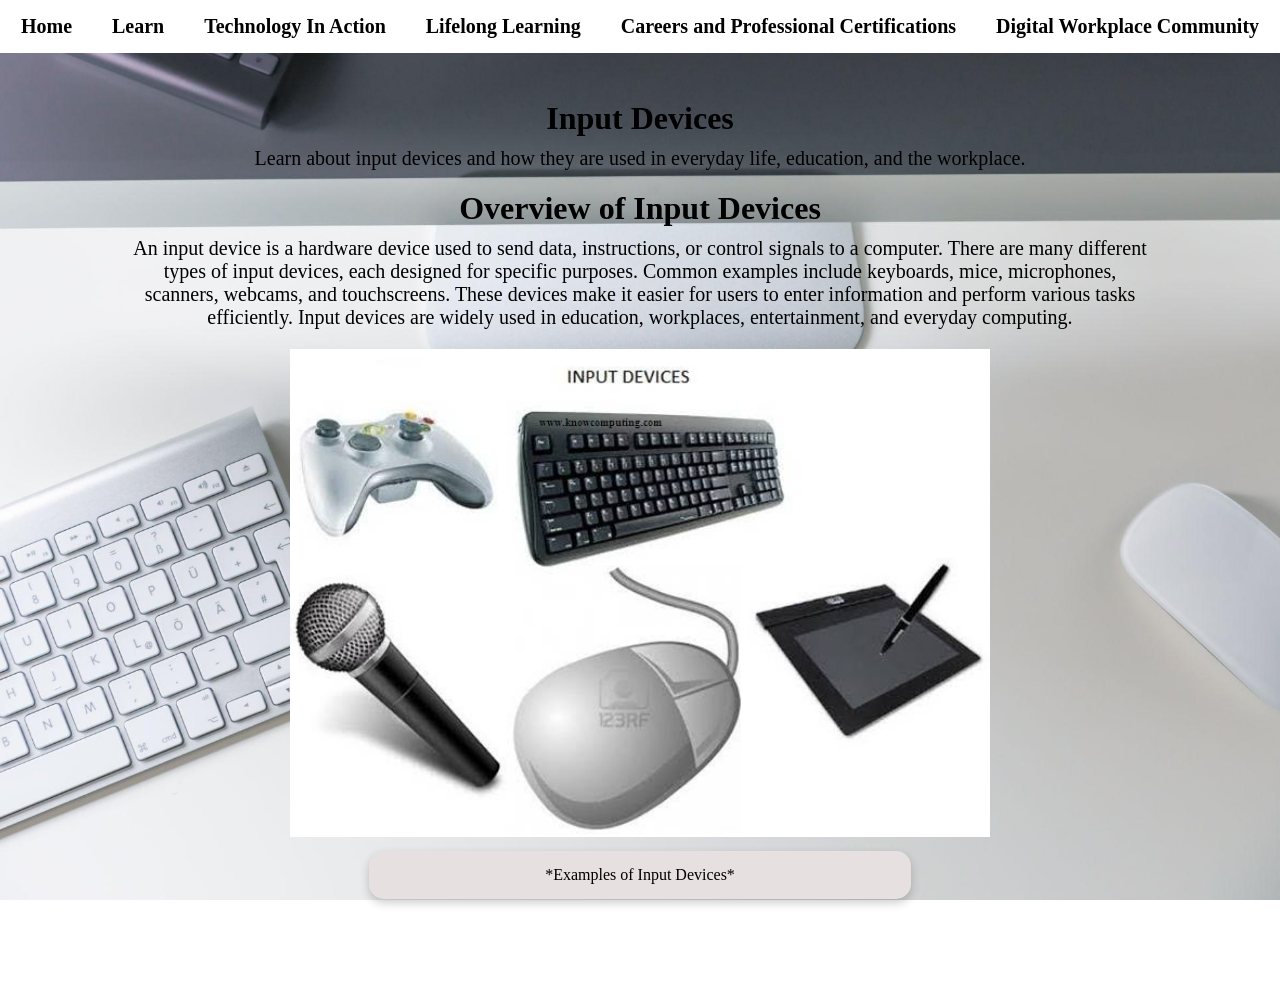
<file: Charlotte262FC262Z8/index.html>
<!DOCTYPE html>
<html lang="en">

<head>
    <meta charset="UTF-8">
    <meta name="viewport" content="width=device-width, initial-scale=1.0">
    <title>Home</title>
    <link rel="stylesheet" href="style.css">
</head>

<body>

<nav>
    <ul>
        <li><a href="page1.html">Home</a></li>
        <li><a href="page2.html">Learn</a></li>
        <li><a href="page3.html">Technology In Action</a></li>
        <li><a href="page4.html">Lifelong Learning</a></li>
        <li><a href="page5.html">Careers and Professional Certifications</a></li>
        <li><a href="page6.html">Digital Workplace Community</a></li>
    </ul>
</nav>

<div class="page1">

    <h1>Input Devices</h1>

    <p>
        Learn about input devices and how they are used in everyday life,
        education, and the workplace.
    </p>

     <h2>Overview of Input Devices</h2>
     <p>An input device is a hardware device used to send data, instructions, or control signals to a computer. There are many different types of input devices, each designed for specific purposes. Common examples include keyboards, mice, microphones, scanners, webcams, and touchscreens. These devices make it easier for users to enter information and perform various tasks efficiently. Input devices are widely used in education, workplaces, entertainment, and everyday computing.</p>

    <img src="image/inputdevicespic.jpg" alt="Input Devices">

    <div class="paragraph-box">
        <p>
           *Examples of Input Devices*
        </p>
    </div>

</div>

</body>
</html>
</file>
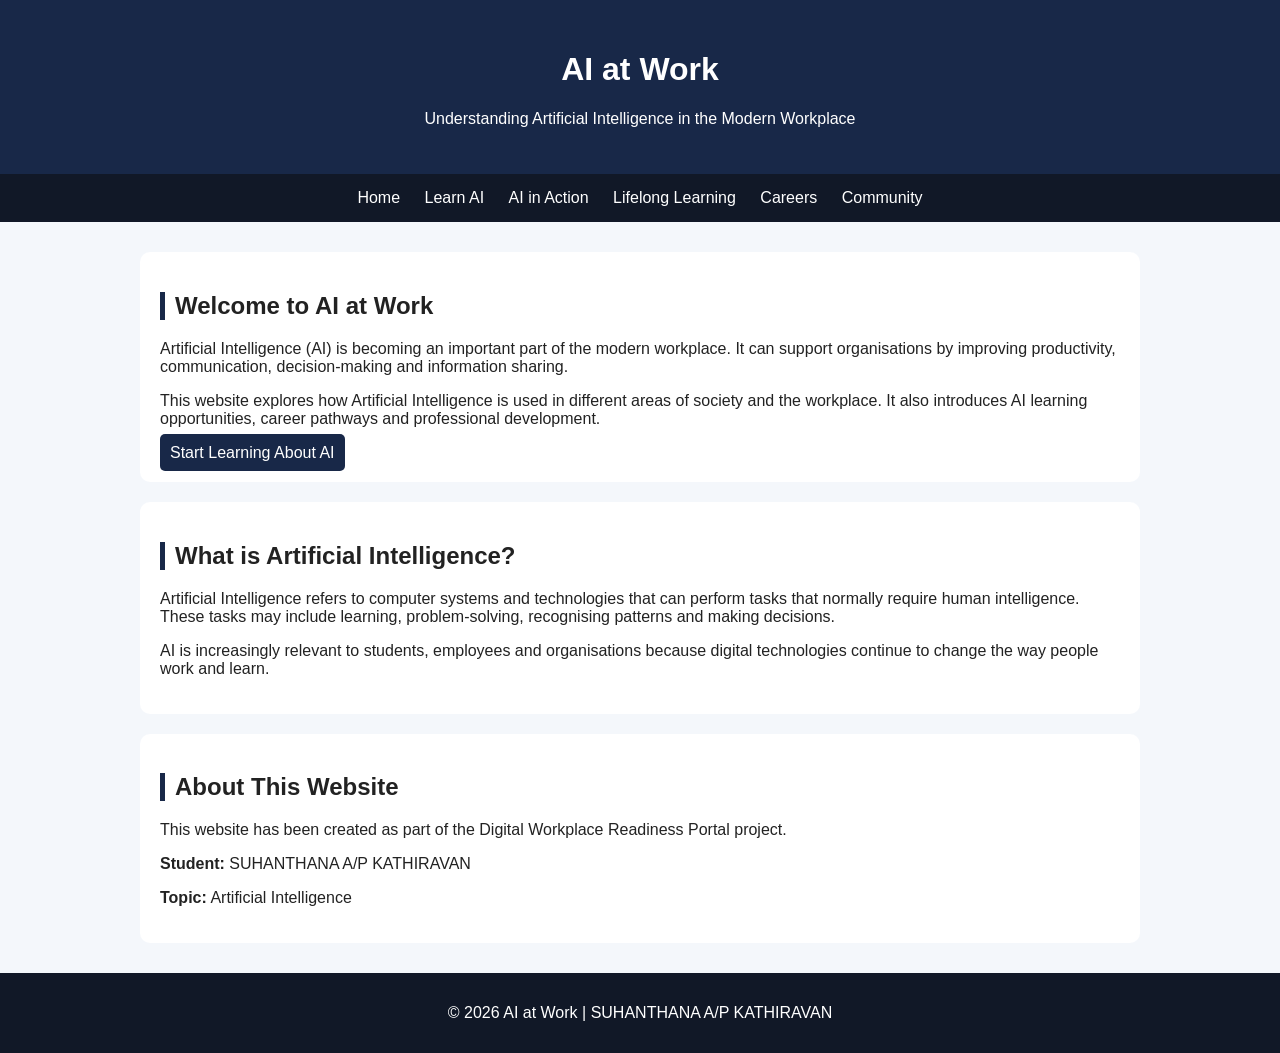
<file: Charlotte262FC262Z8/suhanthanawebsite/index.html>
<link rel="stylesheet" href="css/style.css">
<!DOCTYPE html>
<html lang="en">

<head>
    <meta charset="UTF-8">
    <meta name="viewport" content="width=device-width, initial-scale=1.0">

    <title>AI at Work | Artificial Intelligence</title>

    <link rel="stylesheet" href="css/style.css">
</head>

<body>

    <!-- Header -->
    <header>
        <h1>AI at Work</h1>
        <p>Understanding Artificial Intelligence in the Modern Workplace</p>
    </header>

    <!-- Navigation Menu -->
    <nav>
        <a href="index.html">Home</a>
        <a href="learn.html">Learn AI</a>
        <a href="action.html">AI in Action</a>
        <a href="learning.html">Lifelong Learning</a>
        <a href="careers.html">Careers</a>
        <a href="community.html">Community</a>
    </nav>

    <!-- Main Content -->
    <main>

        <!-- Introduction -->
        <section>
            <h2>Welcome to AI at Work</h2>

            <p>
                Artificial Intelligence (AI) is becoming an important part of
                the modern workplace. It can support organisations by improving
                productivity, communication, decision-making and information sharing.
            </p>

            <p>
                This website explores how Artificial Intelligence is used in
                different areas of society and the workplace. It also introduces
                AI learning opportunities, career pathways and professional
                development.
            </p>

            <a href="learn.html">Start Learning About AI</a>
        </section>

        <!-- Topic Overview -->
        <section>
            <h2>What is Artificial Intelligence?</h2>

            <p>
                Artificial Intelligence refers to computer systems and technologies
                that can perform tasks that normally require human intelligence.
                These tasks may include learning, problem-solving, recognising
                patterns and making decisions.
            </p>

            <p>
                AI is increasingly relevant to students, employees and
                organisations because digital technologies continue to change
                the way people work and learn.
            </p>
        </section>

        <!-- Website Information -->
        <section>
            <h2>About This Website</h2>

            <p>
                This website has been created as part of the Digital Workplace
                Readiness Portal project.
            </p>

            <p>
                <strong>Student:</strong> SUHANTHANA A/P KATHIRAVAN
            </p>

            <p>
                <strong>Topic:</strong> Artificial Intelligence
            </p>
        </section>

    </main>

    <!-- Footer -->
    <footer>
        <p>&copy; 2026 AI at Work | SUHANTHANA A/P KATHIRAVAN</p>
    </footer>

</body>

</html></header>
</file>
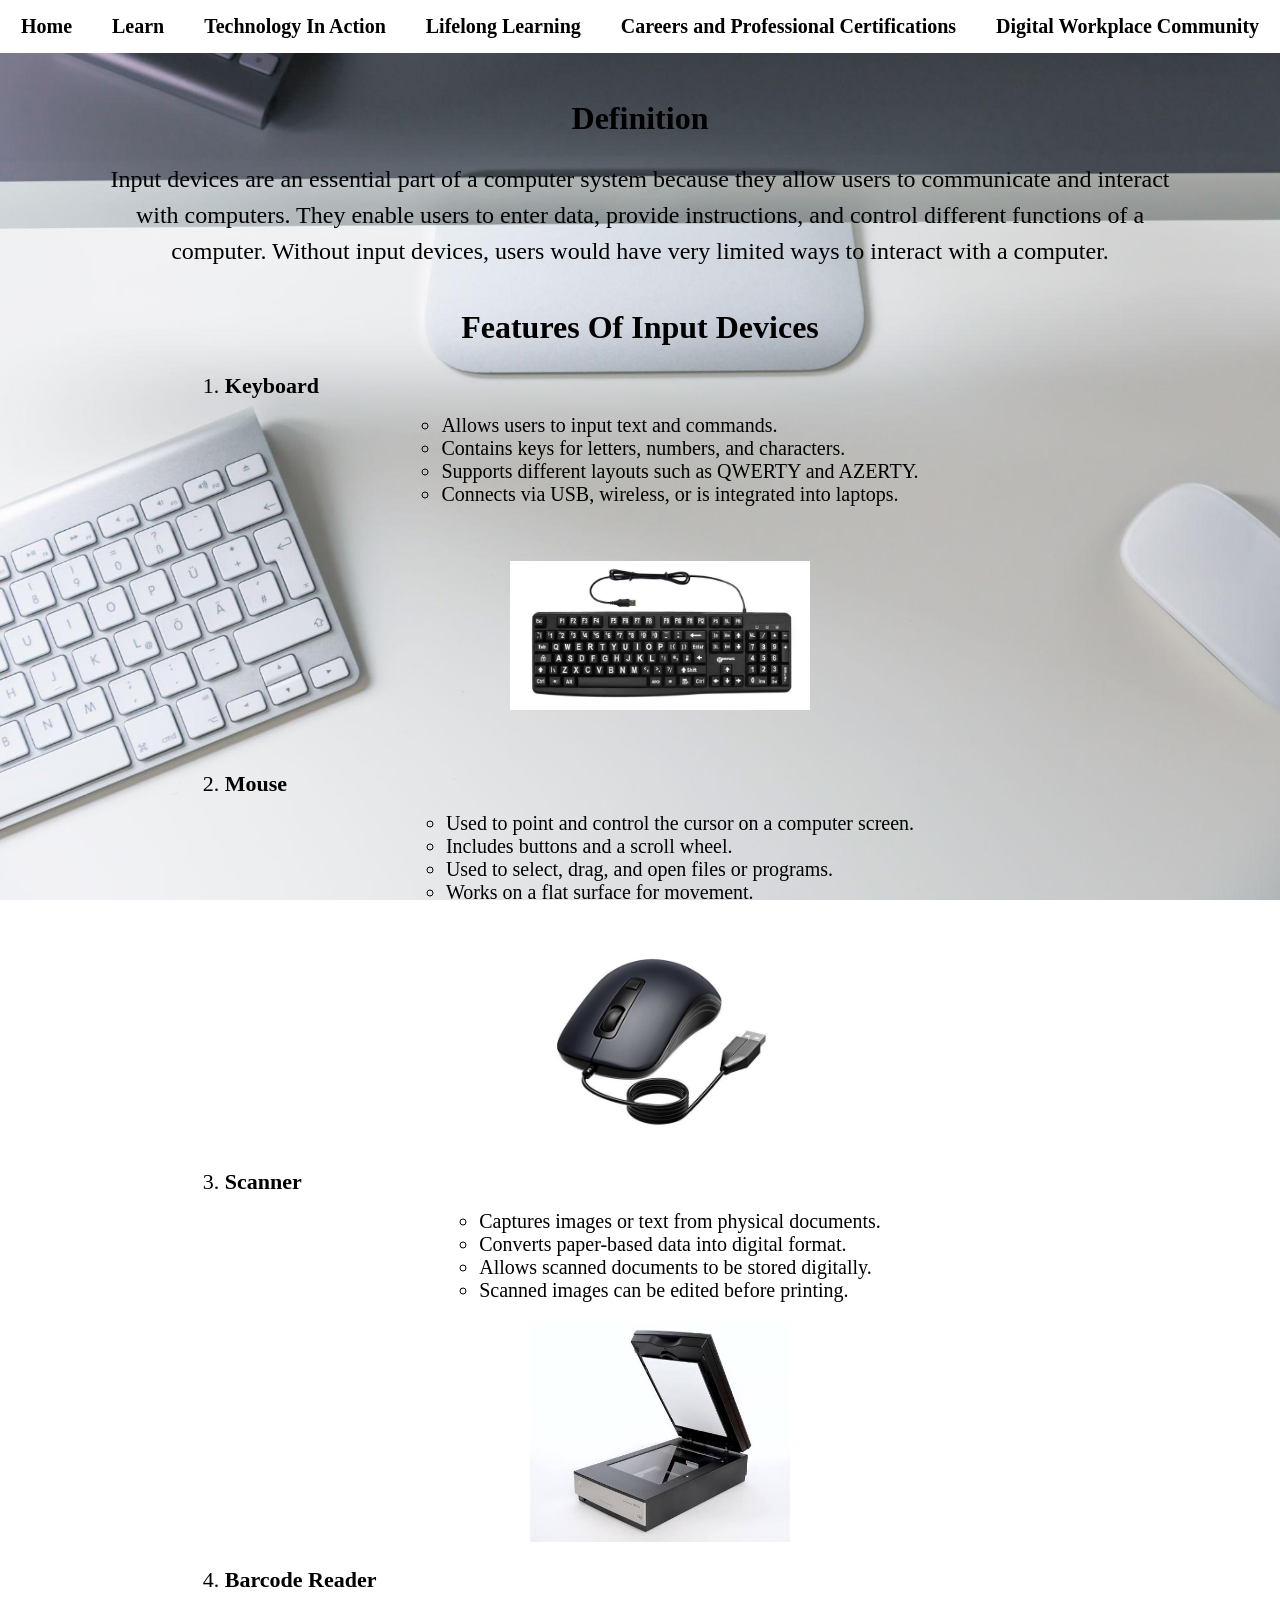
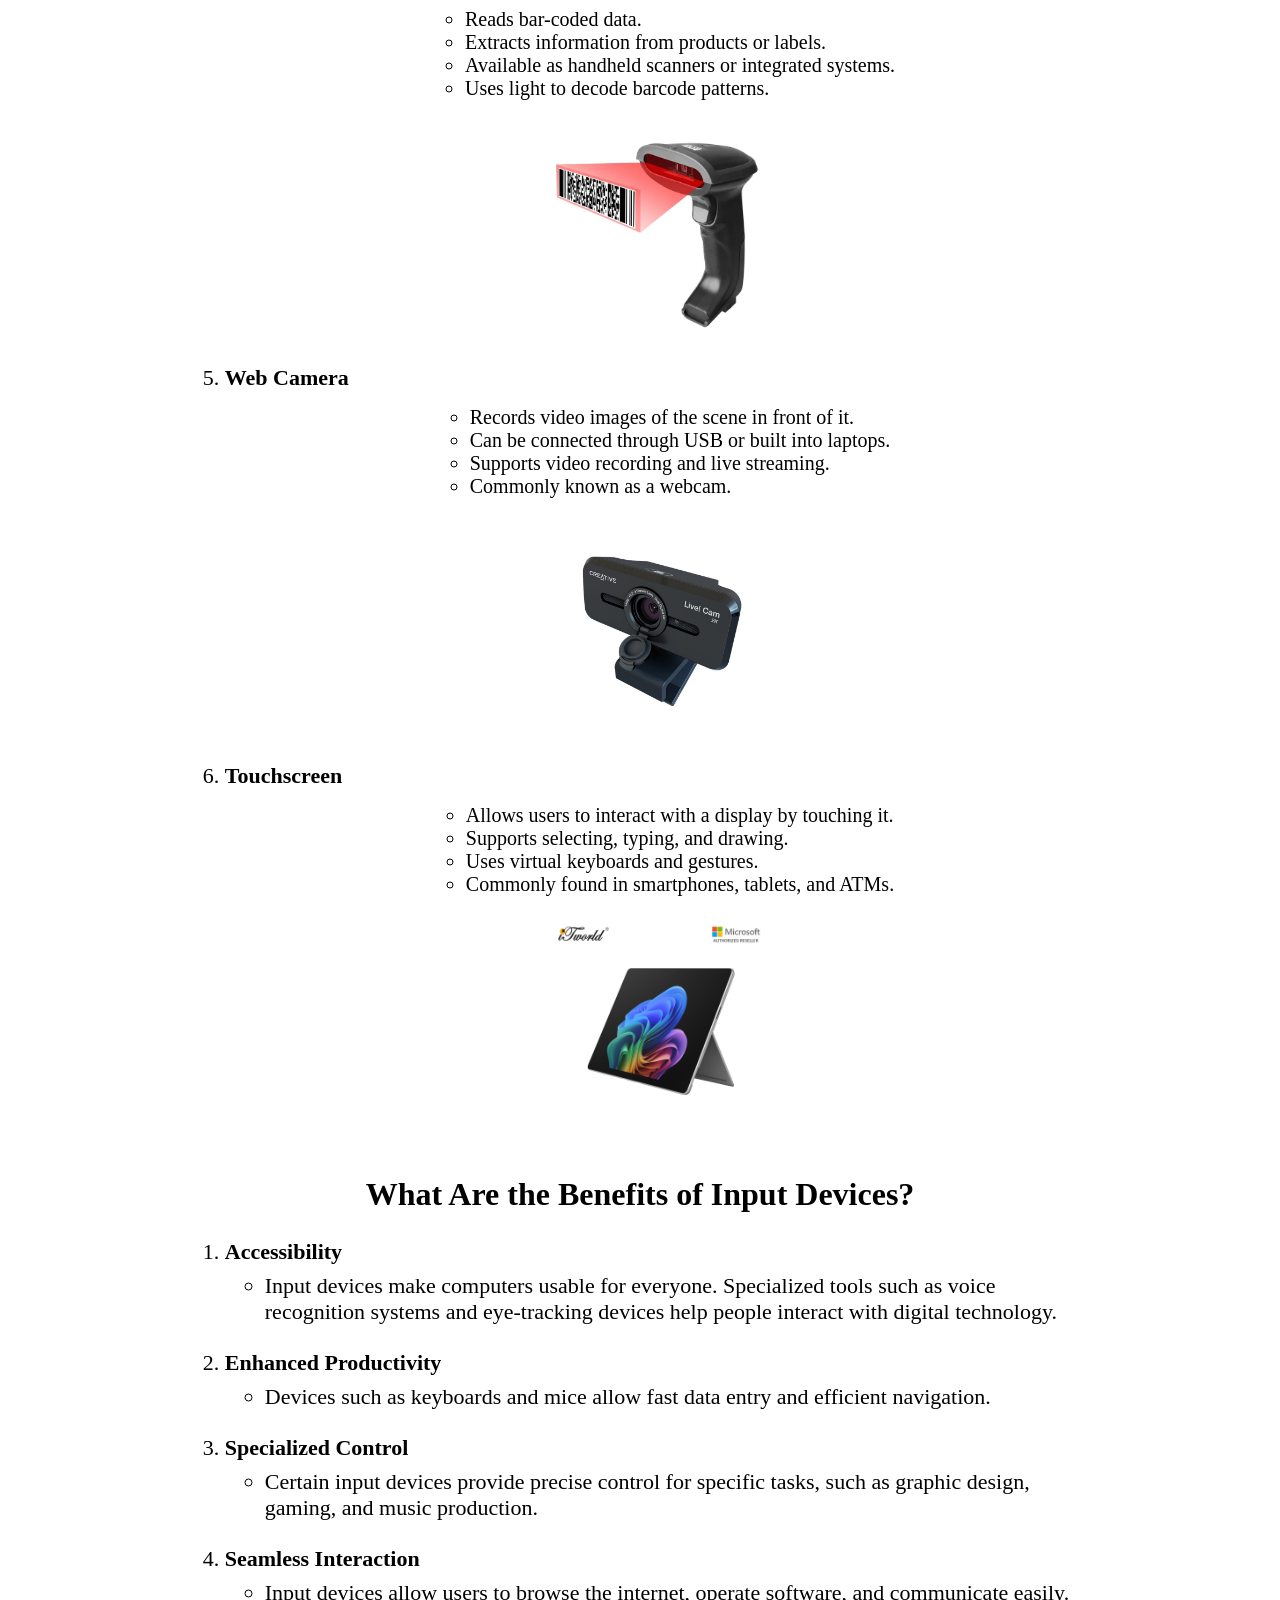
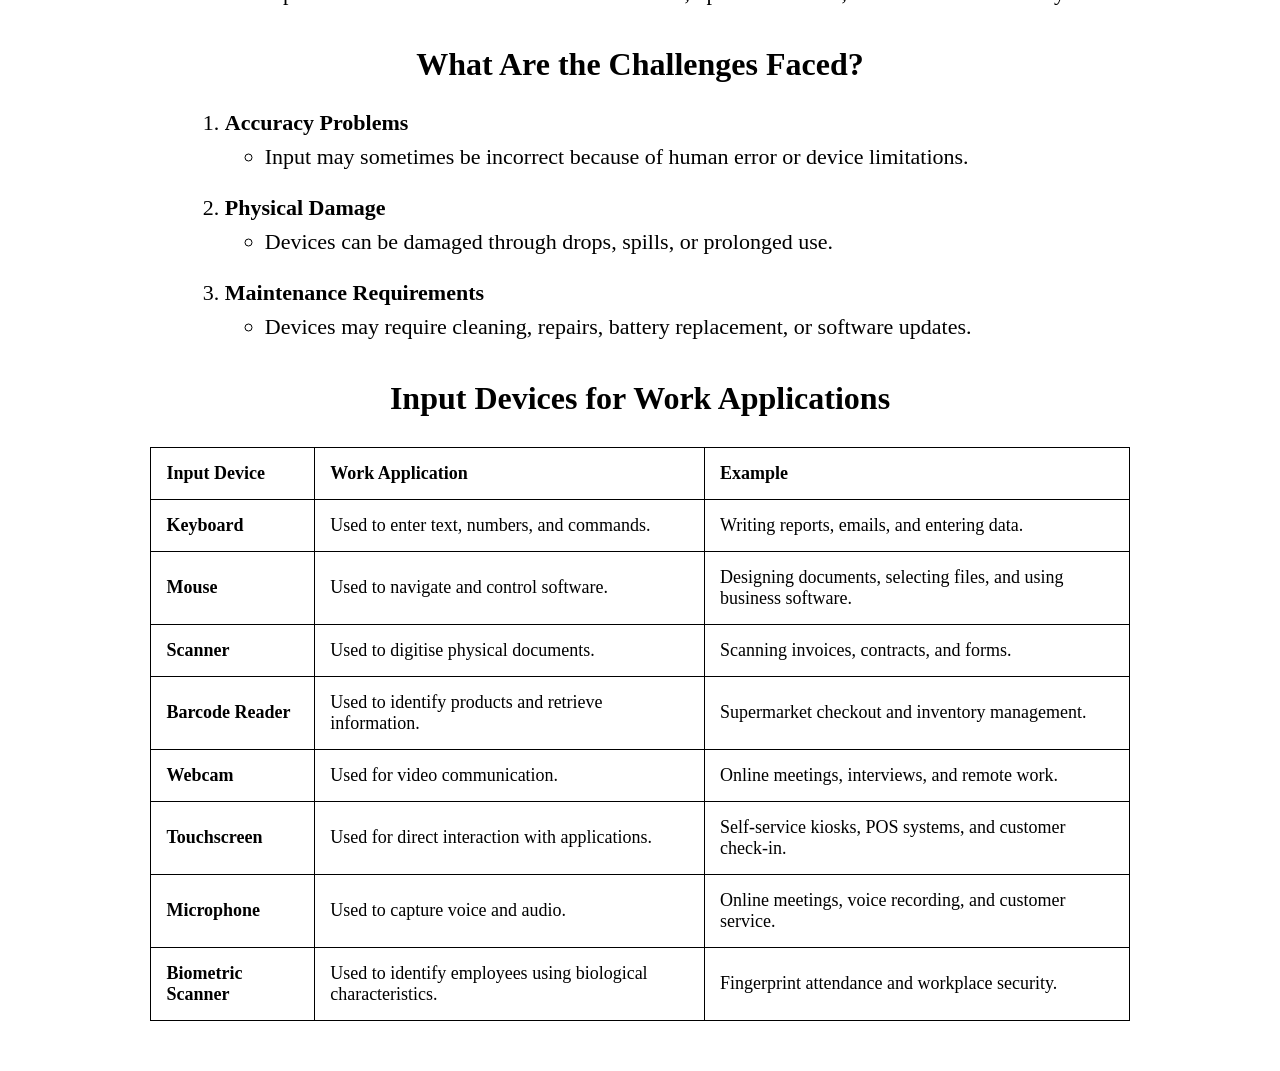
<file: Charlotte262FC262Z8/page2.html>
<!DOCTYPE html>
<html lang="en">

<head>
    <meta charset="UTF-8">
    <meta name="viewport" content="width=device-width, initial-scale=1.0">
    <title>Learn</title>
    <link rel="stylesheet" href="style.css">
</head>

<body>

<nav>
    <ul>
        <li><a href="page1.html">Home</a></li>
        <li><a href="page2.html">Learn</a></li>
        <li><a href="page3.html">Technology In Action</a></li>
        <li><a href="page4.html">Lifelong Learning</a></li>
        <li><a href="page5.html">Careers and Professional Certifications</a></li>
        <li><a href="page6.html">Digital Workplace Community</a></li>
    </ul>
</nav>


<div class="page2">

    <h1>Definition</h1>

    <p class="definition">
        Input devices are an essential part of a computer system because
        they allow users to communicate and interact with computers.
        They enable users to enter data, provide instructions, and control
        different functions of a computer. Without input devices, users
        would have very limited ways to interact with a computer.
    </p>


    <h2>Features Of Input Devices</h2>

    <ol class="device-list">

        <li>
            <strong>Keyboard</strong>

            <div class="device-info">
                <ul>
                    <li>Allows users to input text and commands.</li>
                    <li>Contains keys for letters, numbers, and characters.</li>
                    <li>Supports different layouts such as QWERTY and AZERTY.</li>
                    <li>Connects via USB, wireless, or is integrated into laptops.</li>
                </ul>

                <img src="image/keyboard.jpg" alt="Keyboard">
            </div>
        </li>


        <li>
            <strong>Mouse</strong>

            <div class="device-info">
                <ul>
                    <li>Used to point and control the cursor on a computer screen.</li>
                    <li>Includes buttons and a scroll wheel.</li>
                    <li>Used to select, drag, and open files or programs.</li>
                    <li>Works on a flat surface for movement.</li>
                </ul>

                <img src="image/mouse.jpg" alt="Mouse">
            </div>
        </li>


        <li>
            <strong>Scanner</strong>

            <div class="device-info">
                <ul>
                    <li>Captures images or text from physical documents.</li>
                    <li>Converts paper-based data into digital format.</li>
                    <li>Allows scanned documents to be stored digitally.</li>
                    <li>Scanned images can be edited before printing.</li>
                </ul>

                <img src="image/scanner.jpg" alt="Scanner">
            </div>
        </li>


        <li>
            <strong>Barcode Reader</strong>

            <div class="device-info">
                <ul>
                    <li>Reads bar-coded data.</li>
                    <li>Extracts information from products or labels.</li>
                    <li>Available as handheld scanners or integrated systems.</li>
                    <li>Uses light to decode barcode patterns.</li>
                </ul>

                <img src="image/barcodescanner.jpg" alt="Barcode Reader">
            </div>
        </li>


        <li>
            <strong>Web Camera</strong>

            <div class="device-info">
                <ul>
                    <li>Records video images of the scene in front of it.</li>
                    <li>Can be connected through USB or built into laptops.</li>
                    <li>Supports video recording and live streaming.</li>
                    <li>Commonly known as a webcam.</li>
                </ul>

                <img src="image/webcam.jpg" alt="Web Camera">
            </div>
        </li>


        <li>
            <strong>Touchscreen</strong>

            <div class="device-info">
                <ul>
                    <li>Allows users to interact with a display by touching it.</li>
                    <li>Supports selecting, typing, and drawing.</li>
                    <li>Uses virtual keyboards and gestures.</li>
                    <li>Commonly found in smartphones, tablets, and ATMs.</li>
                </ul>

                <img src="image/touchscreen.jpg" alt="Touchscreen">
            </div>
        </li>

    </ol>


    <h2>What Are the Benefits of Input Devices?</h2>

    <ol>
        <li>
            <strong>Accessibility</strong>
            <ul>
                <li>
                    Input devices make computers usable for everyone.
                    Specialized tools such as voice recognition systems
                    and eye-tracking devices help people interact with
                    digital technology.
                </li>
            </ul>
        </li>

        <li>
            <strong>Enhanced Productivity</strong>
            <ul>
                <li>
                    Devices such as keyboards and mice allow fast data
                    entry and efficient navigation.
                </li>
            </ul>
        </li>

        <li>
            <strong>Specialized Control</strong>
            <ul>
                <li>
                    Certain input devices provide precise control for
                    specific tasks, such as graphic design, gaming,
                    and music production.
                </li>
            </ul>
        </li>

        <li>
            <strong>Seamless Interaction</strong>
            <ul>
                <li>
                    Input devices allow users to browse the internet,
                    operate software, and communicate easily.
                </li>
            </ul>
        </li>
    </ol>


    <h2>What Are the Challenges Faced?</h2>

    <ol>
        <li>
            <strong>Accuracy Problems</strong>
            <ul>
                <li>
                    Input may sometimes be incorrect because of human
                    error or device limitations.
                </li>
            </ul>
        </li>

        <li>
            <strong>Physical Damage</strong>
            <ul>
                <li>
                    Devices can be damaged through drops, spills,
                    or prolonged use.
                </li>
            </ul>
        </li>

        <li>
            <strong>Maintenance Requirements</strong>
            <ul>
                <li>
                    Devices may require cleaning, repairs, battery
                    replacement, or software updates.
                </li>
            </ul>
        </li>
    </ol>


    <h2>Input Devices for Work Applications</h2>

    <table>
        <tr>
            <th>Input Device</th>
            <th>Work Application</th>
            <th>Example</th>
        </tr>

        <tr>
            <td><strong>Keyboard</strong></td>
            <td>Used to enter text, numbers, and commands.</td>
            <td>Writing reports, emails, and entering data.</td>
        </tr>

        <tr>
            <td><strong>Mouse</strong></td>
            <td>Used to navigate and control software.</td>
            <td>Designing documents, selecting files, and using business software.</td>
        </tr>

        <tr>
            <td><strong>Scanner</strong></td>
            <td>Used to digitise physical documents.</td>
            <td>Scanning invoices, contracts, and forms.</td>
        </tr>

        <tr>
            <td><strong>Barcode Reader</strong></td>
            <td>Used to identify products and retrieve information.</td>
            <td>Supermarket checkout and inventory management.</td>
        </tr>

        <tr>
            <td><strong>Webcam</strong></td>
            <td>Used for video communication.</td>
            <td>Online meetings, interviews, and remote work.</td>
        </tr>

        <tr>
            <td><strong>Touchscreen</strong></td>
            <td>Used for direct interaction with applications.</td>
            <td>Self-service kiosks, POS systems, and customer check-in.</td>
        </tr>

        <tr>
            <td><strong>Microphone</strong></td>
            <td>Used to capture voice and audio.</td>
            <td>Online meetings, voice recording, and customer service.</td>
        </tr>

        <tr>
            <td><strong>Biometric Scanner</strong></td>
            <td>Used to identify employees using biological characteristics.</td>
            <td>Fingerprint attendance and workplace security.</td>
        </tr>

    </table>

</div>

</body>
</html>
</file>
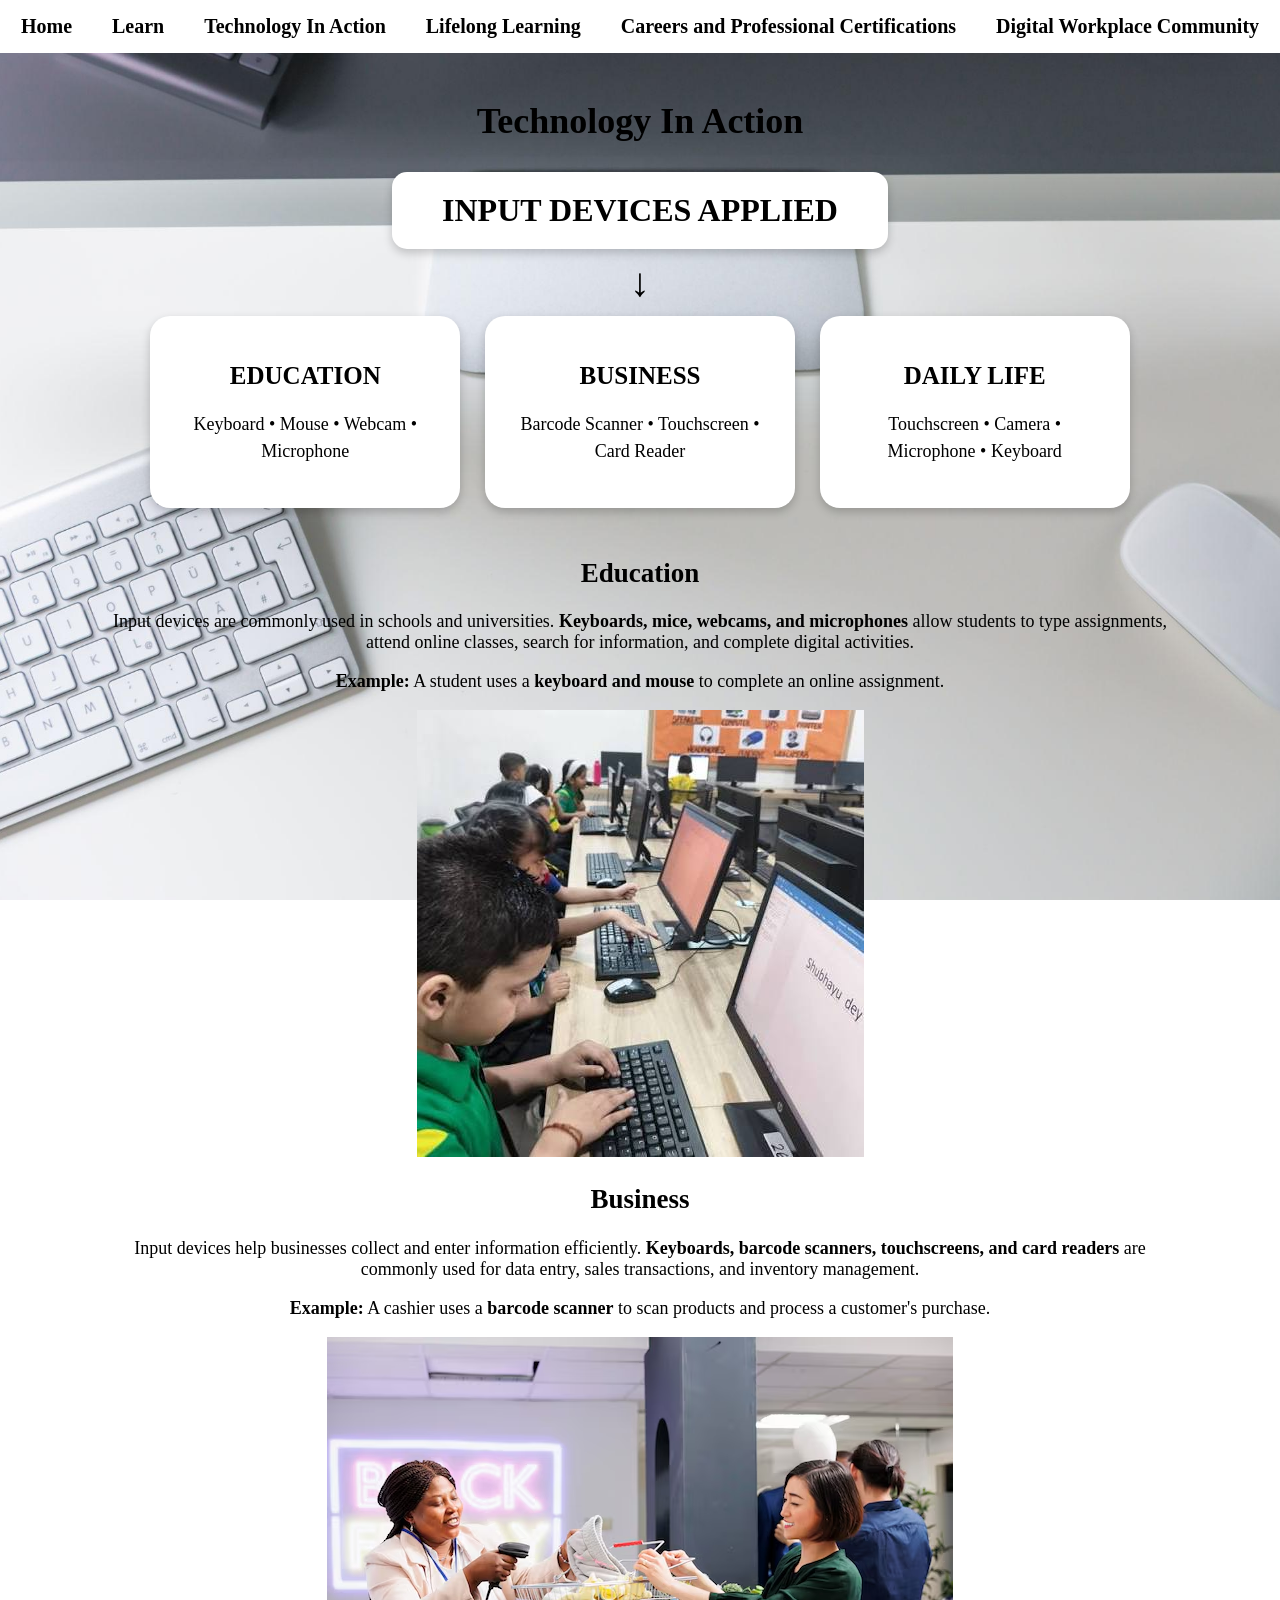
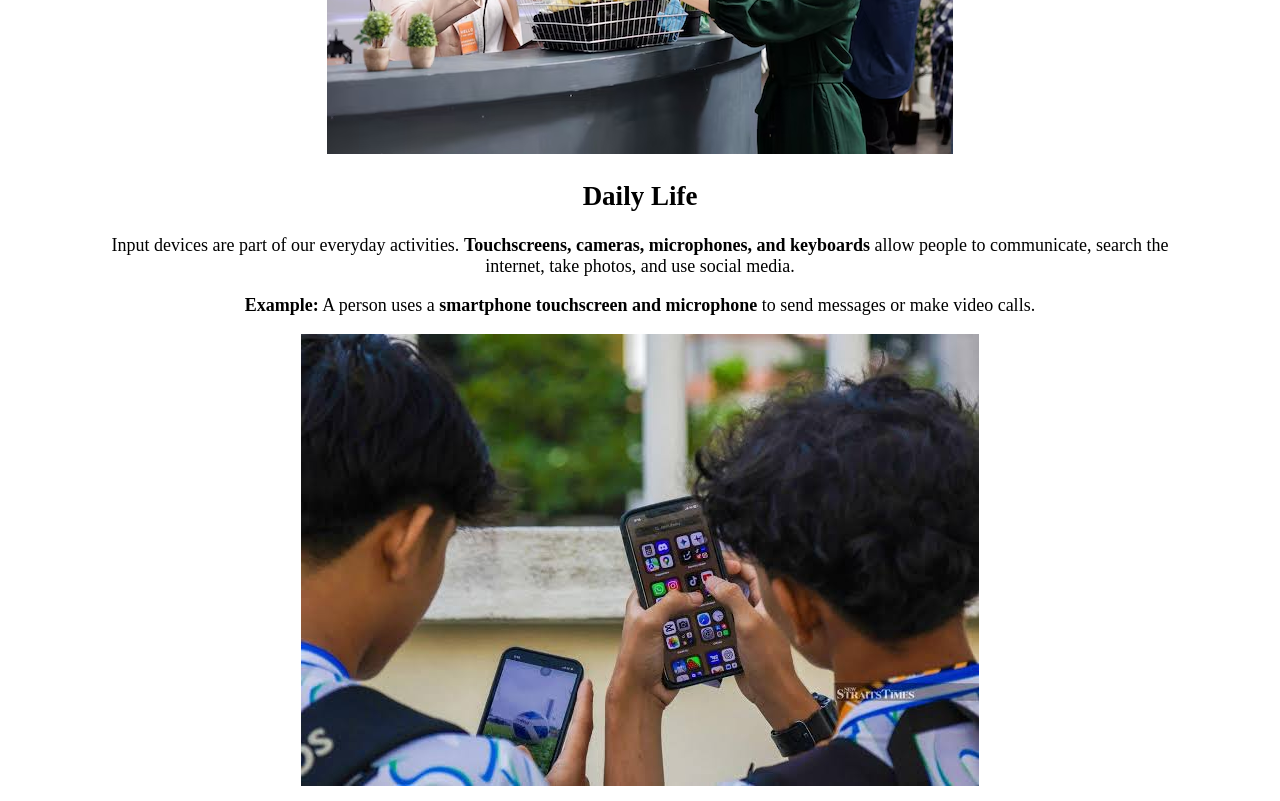
<file: Charlotte262FC262Z8/page3.html>
<!DOCTYPE html>
<html lang="en">

<head>
    <meta charset="UTF-8">
    <meta name="viewport" content="width=device-width, initial-scale=1.0">
    <title>Technology In Action</title>
    <link rel="stylesheet" href="style.css">
</head>

<body>

<nav>
    <ul>
        <li><a href="page1.html">Home</a></li>
        <li><a href="page2.html">Learn</a></li>
        <li><a href="page3.html">Technology In Action</a></li>
        <li><a href="page4.html">Lifelong Learning</a></li>
        <li><a href="page5.html">Careers and Professional Certifications</a></li>
        <li><a href="page6.html">Digital Workplace Community</a></li>
    </ul>
</nav>


<div class="page3">

    <h1>Technology In Action</h1>

<div class="infographic">

    <div class="info-title">
        INPUT DEVICES APPLIED
    </div>

    <div class="info-arrow">
        ↓
    </div>

    <div class="info-sections">

        <div class="info-card">
            <h2>EDUCATION</h2>
            <p>Keyboard • Mouse • Webcam • Microphone</p>
        </div>

        <div class="info-card">
            <h2> BUSINESS</h2>
            <p>Barcode Scanner • Touchscreen • Card Reader</p>
        </div>

        <div class="info-card">
            <h2> DAILY LIFE</h2>
            <p>Touchscreen • Camera • Microphone • Keyboard</p>
        </div>

    </div>

</div>

    <div class="example-box">

        <h2>Education</h2>

        <p>
            Input devices are commonly used in schools and universities.
            <b>Keyboards, mice, webcams, and microphones</b> allow students
            to type assignments, attend online classes, search for information,
            and complete digital activities.
        </p>

        <p>
            <b>Example:</b> A student uses a <b>keyboard and mouse</b>
            to complete an online assignment.
        </p>

        <img src="image/education.jpg" alt="Student using keyboard and mouse">

    </div>

    <div class="example-box">

        <h2>Business</h2>

        <p>
            Input devices help businesses collect and enter information efficiently.
            <b>Keyboards, barcode scanners, touchscreens, and card readers</b>
            are commonly used for data entry, sales transactions, and inventory management.
        </p>

        <p>
            <b>Example:</b> A cashier uses a <b>barcode scanner</b>
            to scan products and process a customer's purchase.
        </p>

        <img src="image/business.jpg" alt="Cashier using barcode scanner">

    </div>

    <div class="example-box">

        <h2>Daily Life</h2>

        <p>
            Input devices are part of our everyday activities.
            <b>Touchscreens, cameras, microphones, and keyboards</b>
            allow people to communicate, search the internet, take photos,
            and use social media.
        </p>

        <p>
            <b>Example:</b> A person uses a <b>smartphone touchscreen and microphone</b>
            to send messages or make video calls.
        </p>

        <img src="image/daily-life.jpg" alt="Person using smartphone">

    </div>

</div>

</body>
</html>
</file>
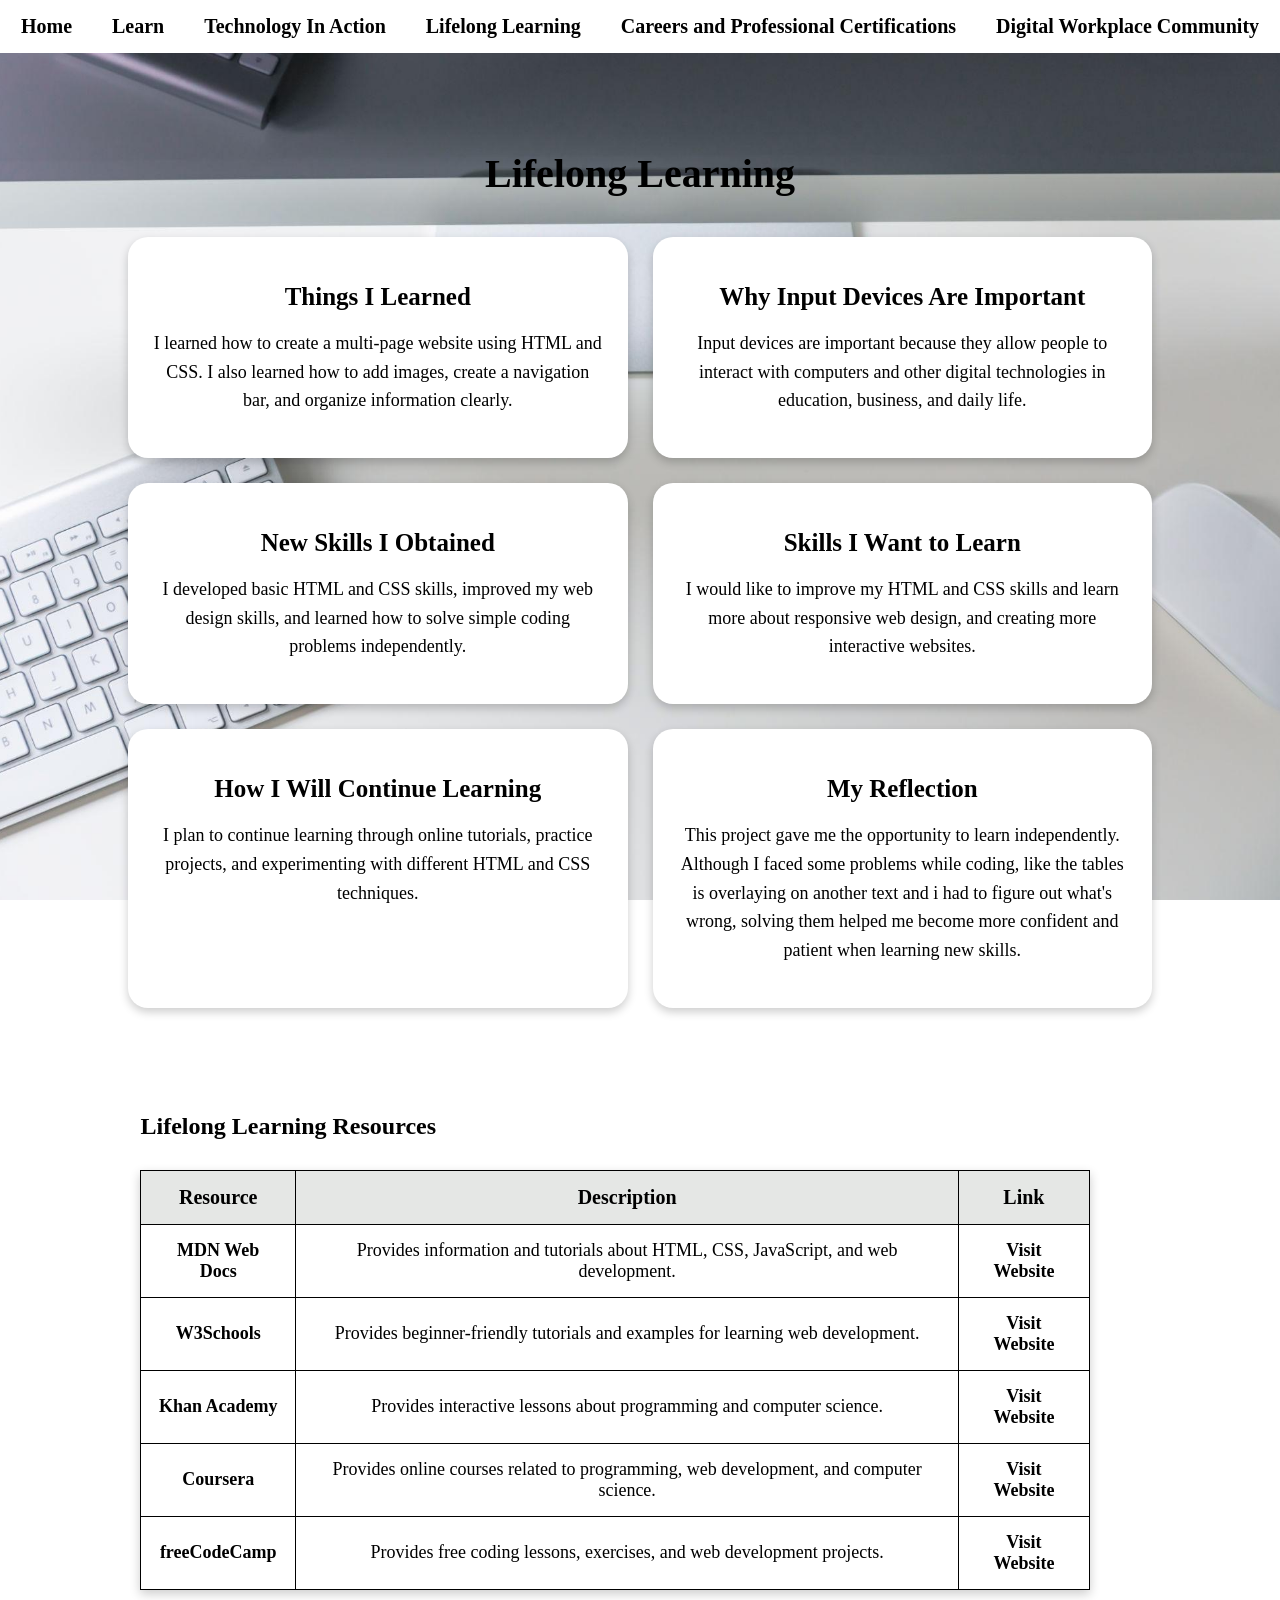
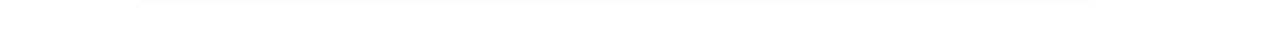
<file: Charlotte262FC262Z8/page4.html>
<!DOCTYPE html>
<html lang="en">

<head>
    <meta charset="UTF-8">
    <meta name="viewport" content="width=device-width, initial-scale=1.0">
    <title>Lifelong Learning</title>
    <link rel="stylesheet" href="style.css">
</head>

<body>

<nav>
    <ul>
        <li><a href="page1.html">Home</a></li>
        <li><a href="page2.html">Learn</a></li>
        <li><a href="page3.html">Technology In Action</a></li>
        <li><a href="page4.html">Lifelong Learning</a></li>
        <li><a href="page5.html">Careers and Professional Certifications</a></li>
        <li><a href="page6.html">Digital Workplace Community</a></li>
    </ul>
</nav>


<div class="page4">

    <h1>Lifelong Learning</h1>

    <div class="learning-grid">

        <div class="learning-box">
            <h2>Things I Learned</h2>
            <p>
                I learned how to create a multi-page website using HTML and CSS. I also learned how to add images, create a navigation bar, and organize information clearly.
            </p>
        </div>


        <div class="learning-box">
            <h2> Why Input Devices Are Important</h2>
            <p>
                Input devices are important because they allow people to interact with computers and other digital technologies in education, business, and daily life.
            </p>
        </div>


        <div class="learning-box">
            <h2>New Skills I Obtained</h2>
            <p>
                I developed basic HTML and CSS skills, improved my web design  skills, and learned how to solve simple coding problems independently.
            </p>
        </div>


        <div class="learning-box">
            <h2> Skills I Want to Learn</h2>
            <p>
                I would like to improve my HTML and CSS skills and learn more about responsive web design, and creating more interactive websites.
            </p>
        </div>


        <div class="learning-box">
            <h2> How I Will Continue Learning</h2>
            <p>
                I plan to continue learning through online tutorials, practice projects, and experimenting with different HTML and CSS techniques.
            </p>
        </div>


        <div class="learning-box">
            <h2>My Reflection</h2>
            <p>
                This project gave me the opportunity to learn independently. Although I faced some problems while coding, like the tables is overlaying on another text and i had to figure out what's wrong,   solving them helped me become more confident and patient when learning new skills.
            </p>
        </div>

        <div class="resources">

            <h2>Lifelong Learning Resources</h2>

            <table>

                <tr>
                    <th>Resource</th>
                    <th>Description</th>
                    <th>Link</th>
                </tr>

                <tr>
                    <td>MDN Web Docs</td>

                    <td>
                        Provides information and tutorials about HTML,
                        CSS, JavaScript, and web development.
                    </td>

                    <td>
                        <a href="https://developer.mozilla.org/" target="_blank">
                            Visit Website
                        </a>
                    </td>
                </tr>


                <tr>
                    <td>W3Schools</td>

                    <td>
                        Provides beginner-friendly tutorials and examples
                        for learning web development.
                    </td>

                    <td>
                        <a href="https://www.w3schools.com/" target="_blank">
                            Visit Website
                        </a>
                    </td>
                </tr>


                <tr>
                    <td>Khan Academy</td>

                    <td>
                        Provides interactive lessons about programming
                        and computer science.
                    </td>

                    <td>
                        <a href="https://www.khanacademy.org/computing" target="_blank">
                            Visit Website
                        </a>
                    </td>
                </tr>


                <tr>
                    <td>Coursera</td>

                    <td>
                        Provides online courses related to programming,
                        web development, and computer science.
                    </td>

                    <td>
                        <a href="https://www.coursera.org/" target="_blank">
                            Visit Website
                        </a>
                    </td>
                </tr>


                <tr>
                    <td>freeCodeCamp</td>

                    <td>
                        Provides free coding lessons, exercises,
                        and web development projects.
                    </td>

                    <td>
                        <a href="https://www.freecodecamp.org/" target="_blank">
                            Visit Website
                        </a>
                    </td>
                </tr>

            </table>

        </div>

    </div>

</div>

</body>

</html>
</file>
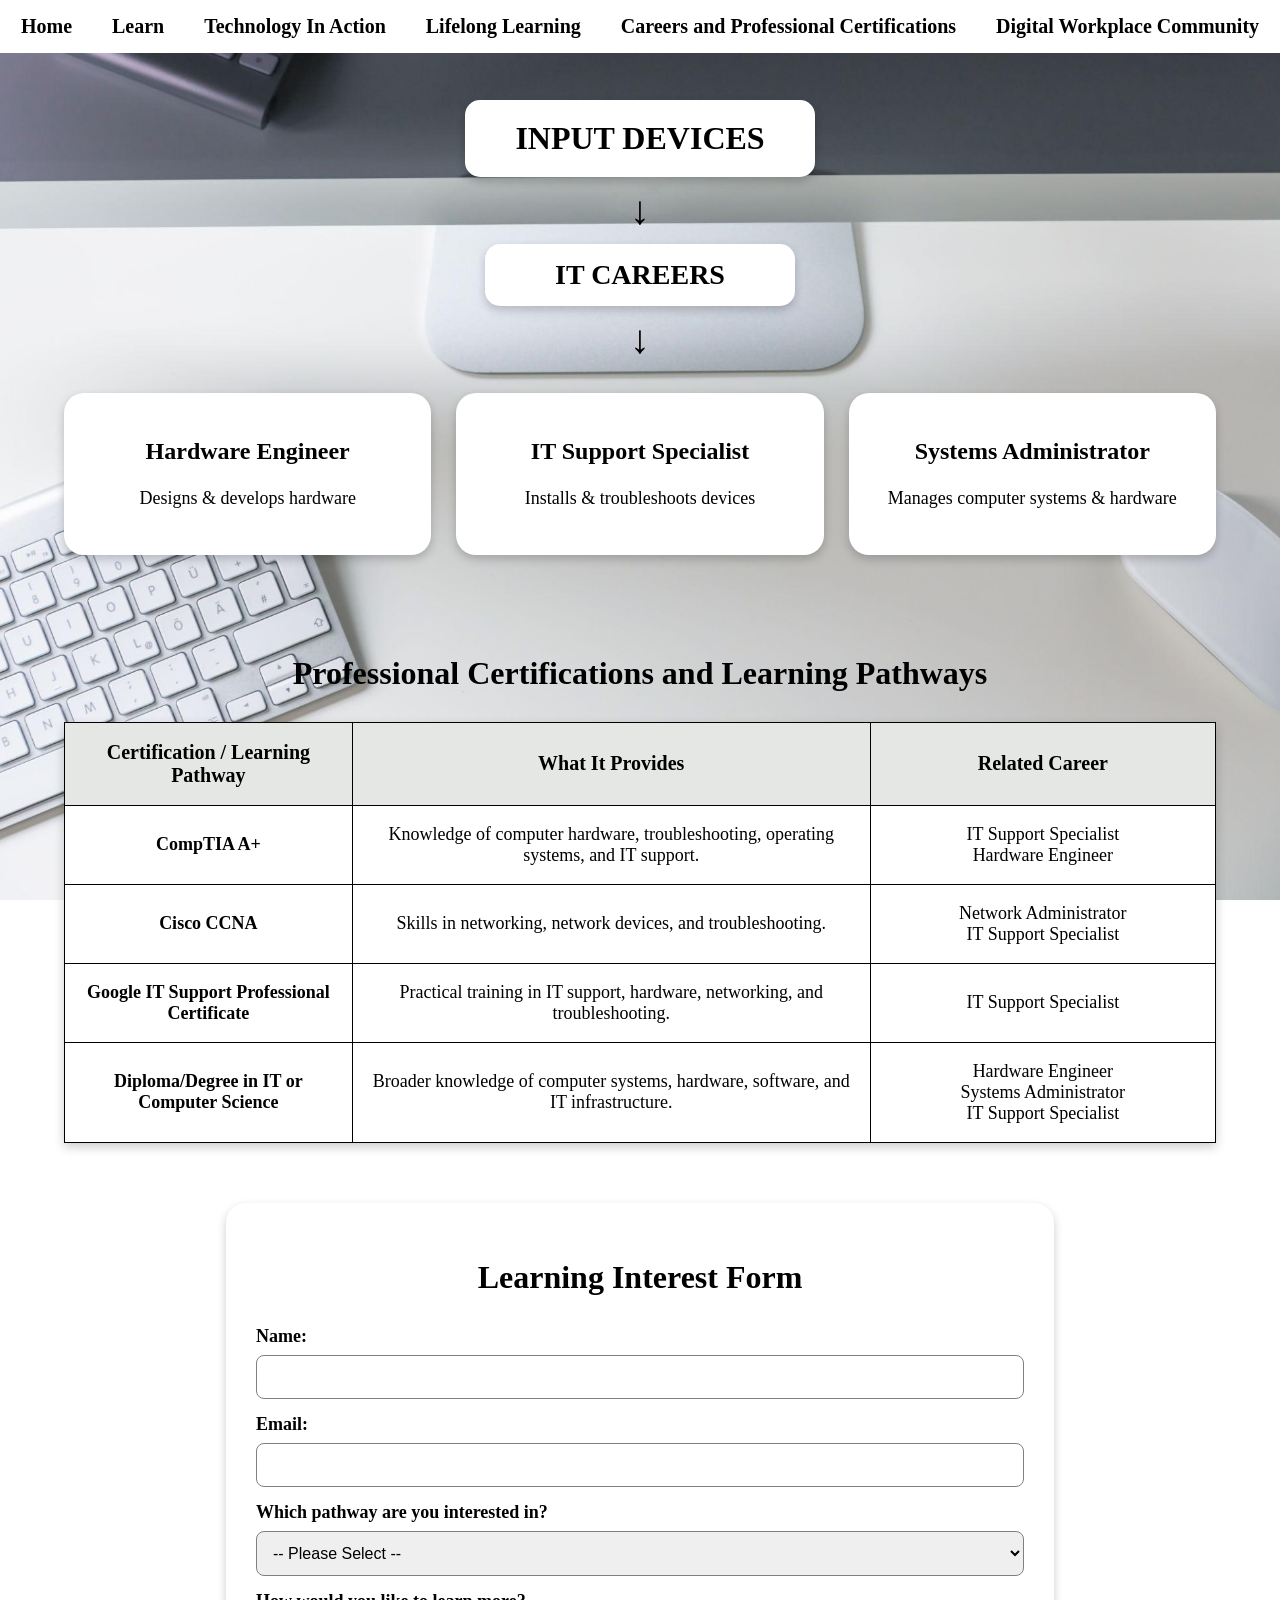
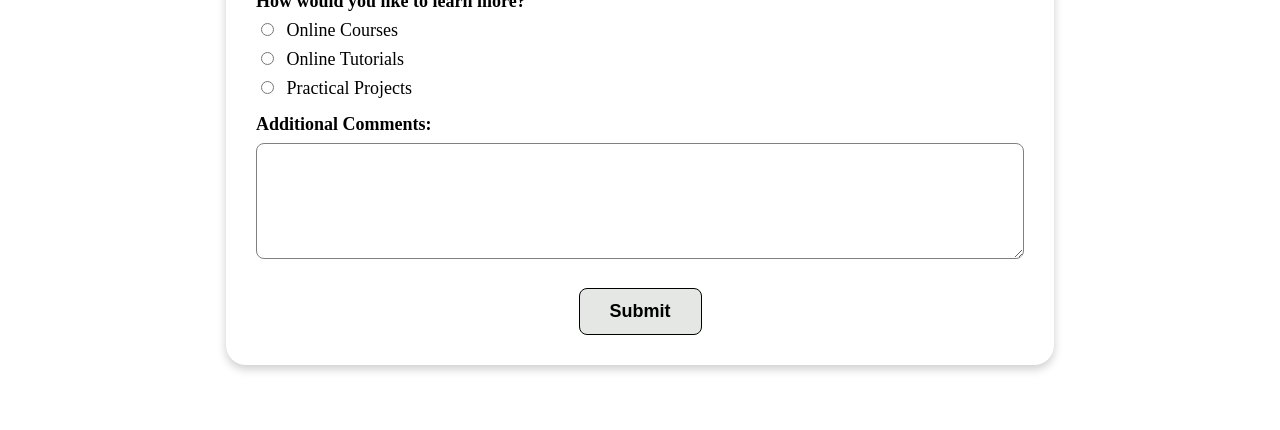
<file: Charlotte262FC262Z8/page5.html>
<!DOCTYPE html>
<html lang="en">
<head>
    <meta charset="UTF-8">
    <meta name="viewport" content="width=device-width, initial-scale=1.0">
    <title>Careers and Professional Certifications</title>
    <link rel="stylesheet" href="style.css">
</head>

<body>
<nav>
    <ul>
        <li><a href="page1.html">Home</a></li>
        <li><a href="page2.html">Learn</a></li>
        <li><a href="page3.html">Technology In Action</a></li>
        <li><a href="page4.html">Lifelong Learning</a></li>
        <li><a href="page5.html">Careers and Professional Certifications</a></li>
        <li><a href="page6.html">Digital Workplace Community</a></li>
    </ul>
</nav>

<div class="career-infographic">

    <div class="career-title">
        INPUT DEVICES
    </div>

    <div class="career-arrow">
        ↓
    </div>

    <div class="career-subtitle">
        IT CAREERS
    </div>

    <div class="career-arrow">
        ↓
    </div>


    <div class="career-cards">

        <div class="career-card">
            <h2>Hardware Engineer</h2>
            <p>Designs & develops hardware</p>
        </div>


        <div class="career-card">
            <h2>IT Support Specialist</h2>
            <p>Installs & troubleshoots devices</p>
        </div>


        <div class="career-card">
            <h2>Systems Administrator</h2>
            <p>Manages computer systems & hardware</p>
        </div>

    </div>

</div>

<div class="certifications">

    <h2>Professional Certifications and Learning Pathways</h2>

    <table>

        <tr>
            <th>Certification / Learning Pathway</th>
            <th>What It Provides</th>
            <th>Related Career</th>
        </tr>

        <tr>
            <td><b>CompTIA A+</b></td>
            <td>
                Knowledge of computer hardware, troubleshooting,
                operating systems, and IT support.
            </td>
            <td>
                IT Support Specialist<br>
                Hardware Engineer
            </td>
        </tr>

        <tr>
            <td><b>Cisco CCNA</b></td>
            <td>
                Skills in networking, network devices,
                and troubleshooting.
            </td>
            <td>
                Network Administrator<br>
                IT Support Specialist
            </td>
        </tr>

        <tr>
            <td><b>Google IT Support Professional Certificate</b></td>
            <td>
                Practical training in IT support, hardware,
                networking, and troubleshooting.
            </td>
            <td>
                IT Support Specialist
            </td>
        </tr>

        <tr>
            <td><b>Diploma/Degree in IT or Computer Science</b></td>
            <td>
                Broader knowledge of computer systems, hardware,
                software, and IT infrastructure.
            </td>
            <td>
                Hardware Engineer<br>
                Systems Administrator<br>
                IT Support Specialist
            </td>
        </tr>

    </table>

</div>

<div class="learning-form">

    <h2>Learning Interest Form</h2>

    <form>

        <label for="name">Name:</label>
        <input type="text" id="name" name="name">

        <label for="email">Email:</label>
        <input type="email" id="email" name="email">

        <label for="interest">Which pathway are you interested in?</label>

        <select id="interest" name="interest">
            <option value="">-- Please Select --</option>
            <option value="hardware">CompTIA A+</option>
            <option value="input-devices">Input DevicesCisco CCNA</option>
            <option value="it-support">Google IT Support Professional Certificate</option>
            <option value="networking">Diploma/Degree in IT or Computer Science</option>
        </select>


        <label for="learning">How would you like to learn more?</label>

        <div class="radio-group">

            <label>
                <input type="radio" name="learning" value="online">
                Online Courses
            </label>

            <label>
                <input type="radio" name="learning" value="tutorials">
                Online Tutorials
            </label>

            <label>
                <input type="radio" name="learning" value="practice">
                Practical Projects
            </label>

        </div>


        <label for="message">Additional Comments:</label>

        <textarea id="message" name="message" rows="5"></textarea>


        <button type="submit">Submit</button>

    </form>

</div>

    
</body>
</html>
</file>
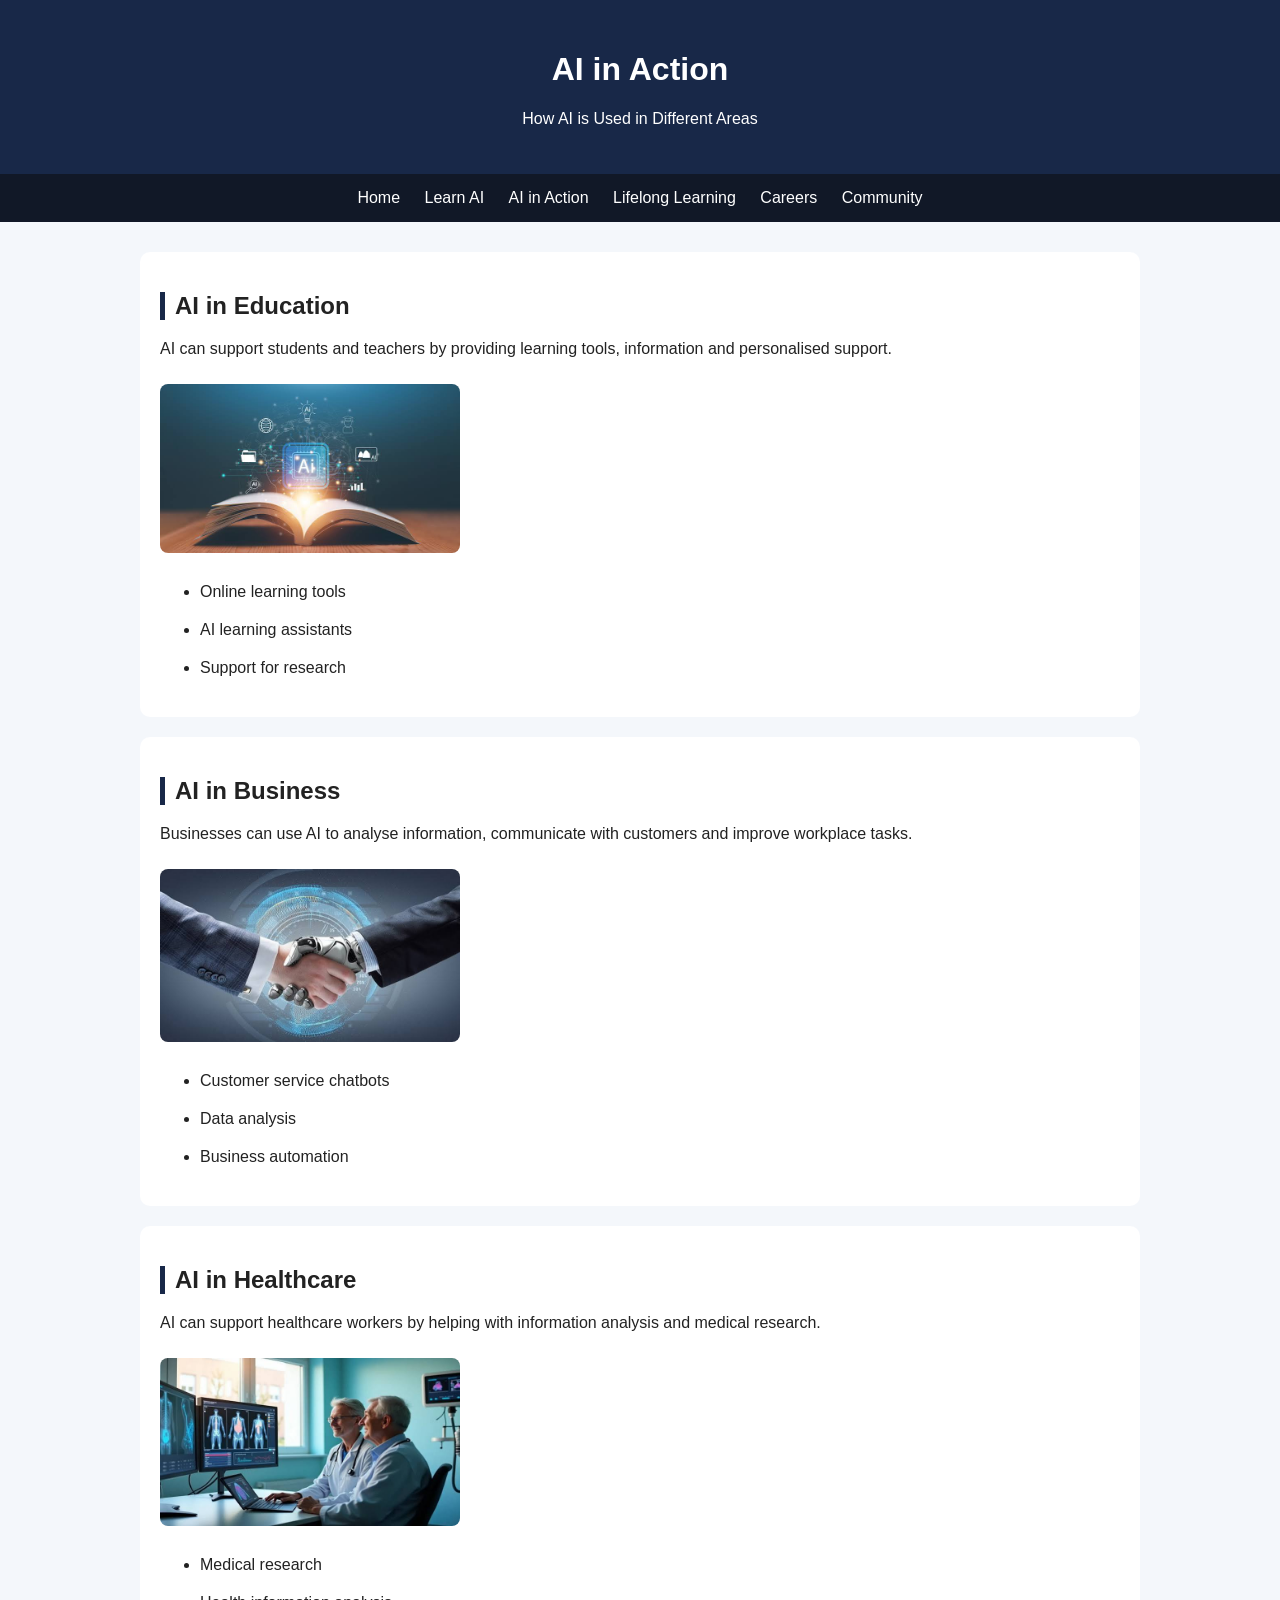
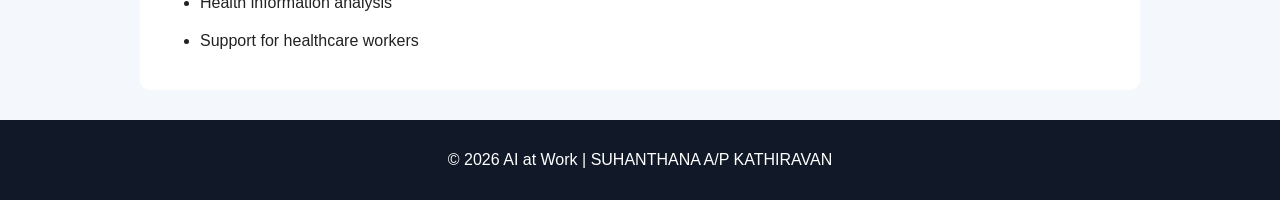
<file: Charlotte262FC262Z8/suhanthanawebsite/action.html>
<!DOCTYPE html>
<html lang="en">

<head>
    <meta charset="UTF-8">
    <meta name="viewport" content="width=device-width, initial-scale=1.0">
    <title>AI in Action | AI at Work</title>
    <link rel="stylesheet" href="css/style.css">
</head>

<body>

<header>
    <h1>AI in Action</h1>
    <p>How AI is Used in Different Areas</p>
</header>

<nav>
    <a href="index.html">Home</a>
    <a href="learn.html">Learn AI</a>
    <a href="action.html">AI in Action</a>
    <a href="learning.html">Lifelong Learning</a>
    <a href="careers.html">Careers</a>
    <a href="community.html">Community</a>
</nav>

<main>

    <section>
        <h2>AI in Education</h2>
        <p>
            AI can support students and teachers by providing
            learning tools, information and personalised support.
        </p>

         <img src="images/ai-education.jpg" alt="AI in education" width="300">

        <ul>
            <li>Online learning tools</li>
            <li>AI learning assistants</li>
            <li>Support for research</li>
        </ul>
    </section>

    <section>
        <h2>AI in Business</h2>
        <p>
            Businesses can use AI to analyse information,
            communicate with customers and improve workplace tasks.
        </p>

         <img src="images/ai-business.jpg" alt="AI in business" width="300">

        <ul>
            <li>Customer service chatbots</li>
            <li>Data analysis</li>
            <li>Business automation</li>
        </ul>
    </section>

    <section>
        <h2>AI in Healthcare</h2>
        <p>
            AI can support healthcare workers by helping with
            information analysis and medical research.
        </p>

        <img src="images/ai-healthcare.jpg" alt="AI in healthcare" width="300">
        
        <ul>
            <li>Medical research</li>
            <li>Health information analysis</li>
            <li>Support for healthcare workers</li>
        </ul>
    </section>

</main>

<footer>
    <p>&copy; 2026 AI at Work | SUHANTHANA A/P KATHIRAVAN</p>
</footer>

</body>

</html>
</file>
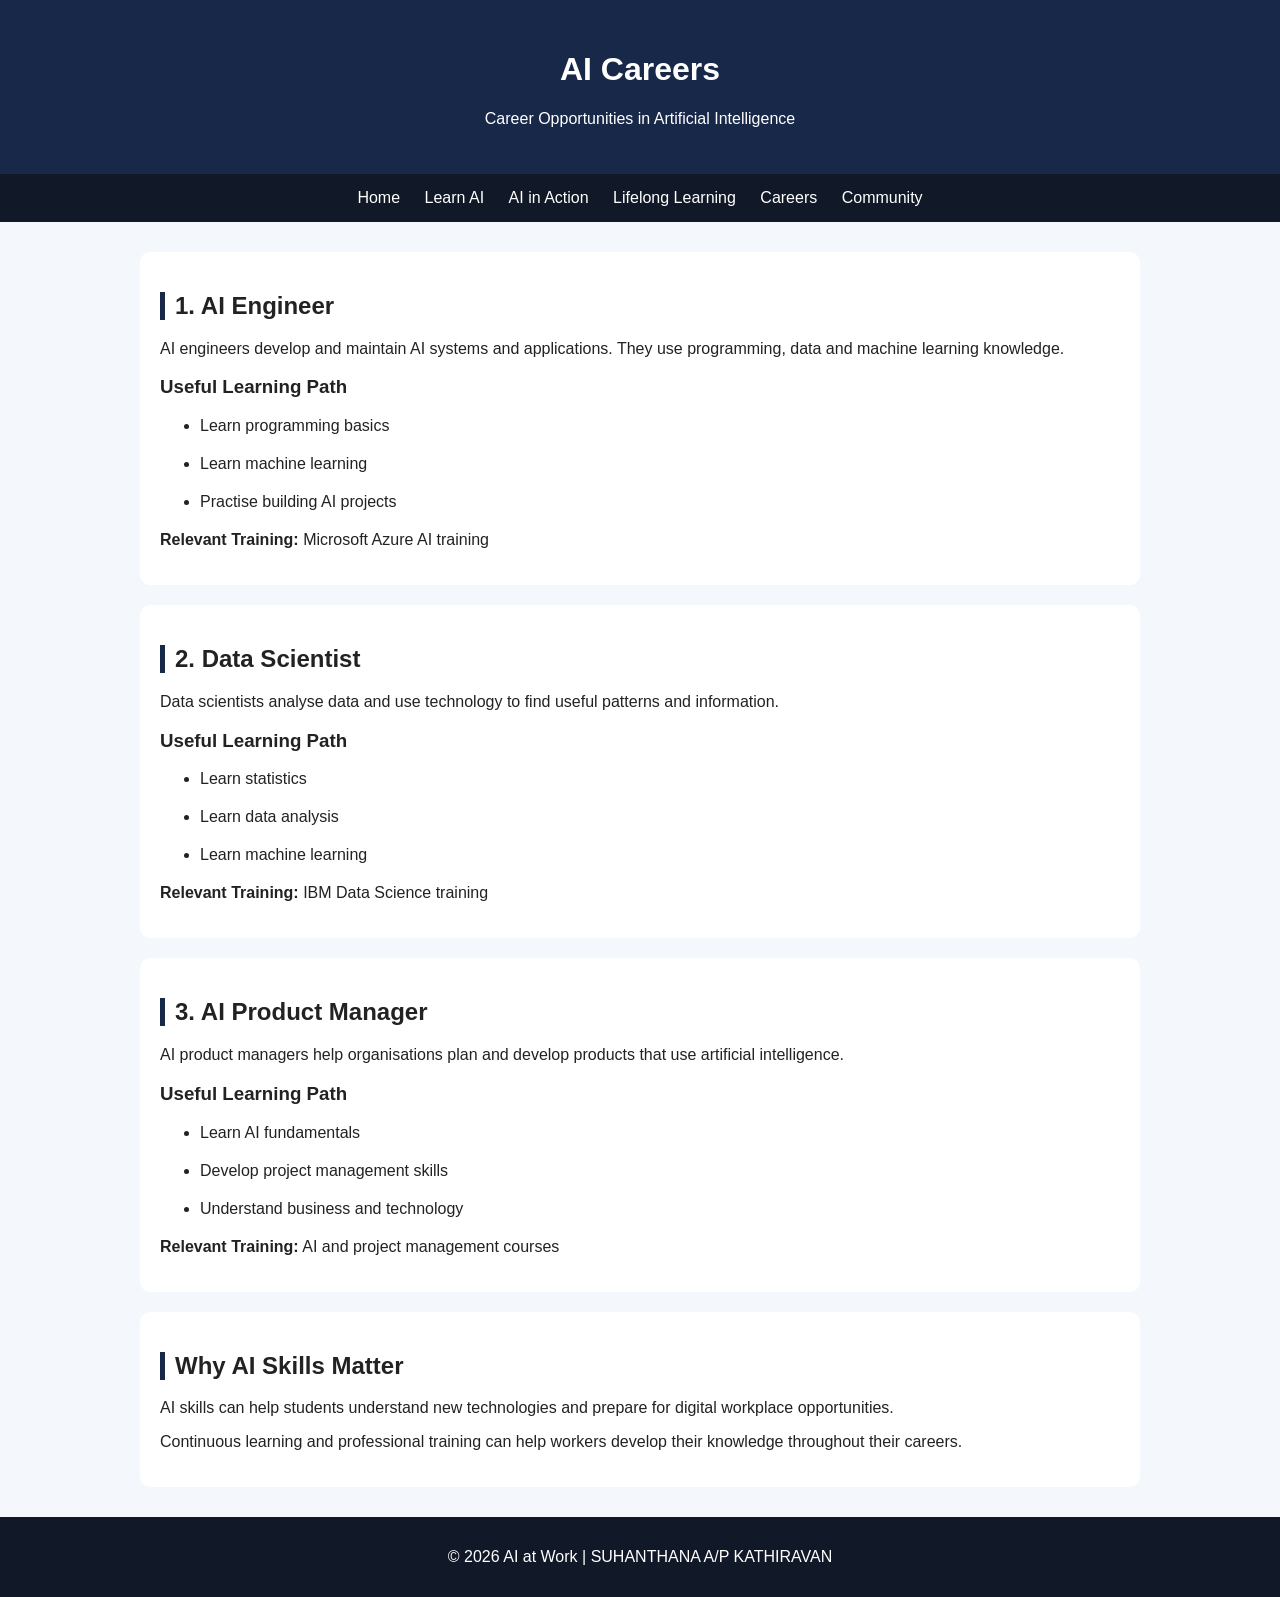
<file: Charlotte262FC262Z8/suhanthanawebsite/careers.html>
<!DOCTYPE html>
<html lang="en">

<head>
    <meta charset="UTF-8">
    <meta name="viewport" content="width=device-width, initial-scale=1.0">
    <title>Careers | AI at Work</title>
    <link rel="stylesheet" href="css/style.css">
</head>

<body>

<header>
    <h1>AI Careers</h1>
    <p>Career Opportunities in Artificial Intelligence</p>
</header>

<nav>
    <a href="index.html">Home</a>
    <a href="learn.html">Learn AI</a>
    <a href="action.html">AI in Action</a>
    <a href="learning.html">Lifelong Learning</a>
    <a href="careers.html">Careers</a>
    <a href="community.html">Community</a>
</nav>

<main>

    <section>
        <h2>1. AI Engineer</h2>

        <p>
            AI engineers develop and maintain AI systems and applications.
            They use programming, data and machine learning knowledge.
        </p>

        <h3>Useful Learning Path</h3>

        <ul>
            <li>Learn programming basics</li>
            <li>Learn machine learning</li>
            <li>Practise building AI projects</li>
        </ul>

        <p><strong>Relevant Training:</strong> Microsoft Azure AI training</p>
    </section>

    <section>
        <h2>2. Data Scientist</h2>

        <p>
            Data scientists analyse data and use technology to find
            useful patterns and information.
        </p>

        <h3>Useful Learning Path</h3>

        <ul>
            <li>Learn statistics</li>
            <li>Learn data analysis</li>
            <li>Learn machine learning</li>
        </ul>

        <p><strong>Relevant Training:</strong> IBM Data Science training</p>
    </section>

    <section>
        <h2>3. AI Product Manager</h2>

        <p>
            AI product managers help organisations plan and develop
            products that use artificial intelligence.
        </p>

        <h3>Useful Learning Path</h3>

        <ul>
            <li>Learn AI fundamentals</li>
            <li>Develop project management skills</li>
            <li>Understand business and technology</li>
        </ul>

        <p><strong>Relevant Training:</strong> AI and project management courses</p>
    </section>

    <section>
        <h2>Why AI Skills Matter</h2>

        <p>
            AI skills can help students understand new technologies
            and prepare for digital workplace opportunities.
        </p>

        <p>
            Continuous learning and professional training can help
            workers develop their knowledge throughout their careers.
        </p>
    </section>

</main>

<footer>
    <p>&copy; 2026 AI at Work | SUHANTHANA A/P KATHIRAVAN</p>
</footer>

</body>

</html>
</file>
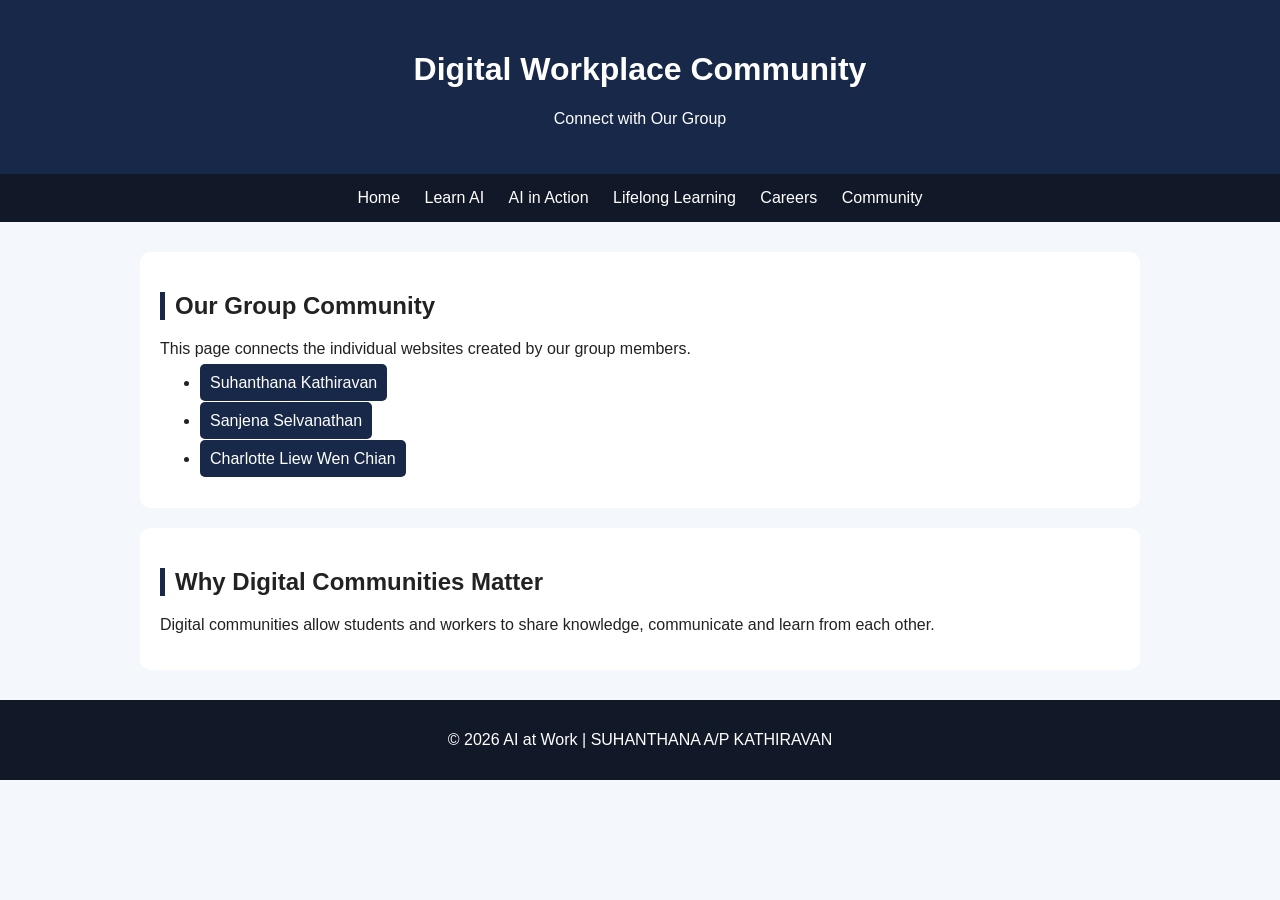
<file: Charlotte262FC262Z8/suhanthanawebsite/community.html>
<!DOCTYPE html>
<html lang="en">

<head>
    <meta charset="UTF-8">
    <meta name="viewport" content="width=device-width, initial-scale=1.0">
    <title>Community | AI at Work</title>
    <link rel="stylesheet" href="css/style.css">
</head>

<body>

<header>
    <h1>Digital Workplace Community</h1>
    <p>Connect with Our Group</p>
</header>

<nav>
    <a href="index.html">Home</a>
    <a href="learn.html">Learn AI</a>
    <a href="action.html">AI in Action</a>
    <a href="learning.html">Lifelong Learning</a>
    <a href="careers.html">Careers</a>
    <a href="community.html">Community</a>
</nav>

<main>

    <section>
        <h2>Our Group Community</h2>

        <p>
            This page connects the individual websites created by
            our group members.
        </p>

        <ul>
            <li><a href="index.html">Suhanthana Kathiravan</a></li>

            <li><a href="../Student2/il">Sanjena Selvanathan</a></li>

            <li><a href="../page1.html">Charlotte Liew Wen Chian</a></li>

        </ul>
    </section>

    <section>
        <h2>Why Digital Communities Matter</h2>

        <p>
            Digital communities allow students and workers to share
            knowledge, communicate and learn from each other.
        </p>
    </section>

</main>

<footer>
    <p>&copy; 2026 AI at Work | SUHANTHANA A/P KATHIRAVAN</p>
</footer>

</body>

</html>
</file>
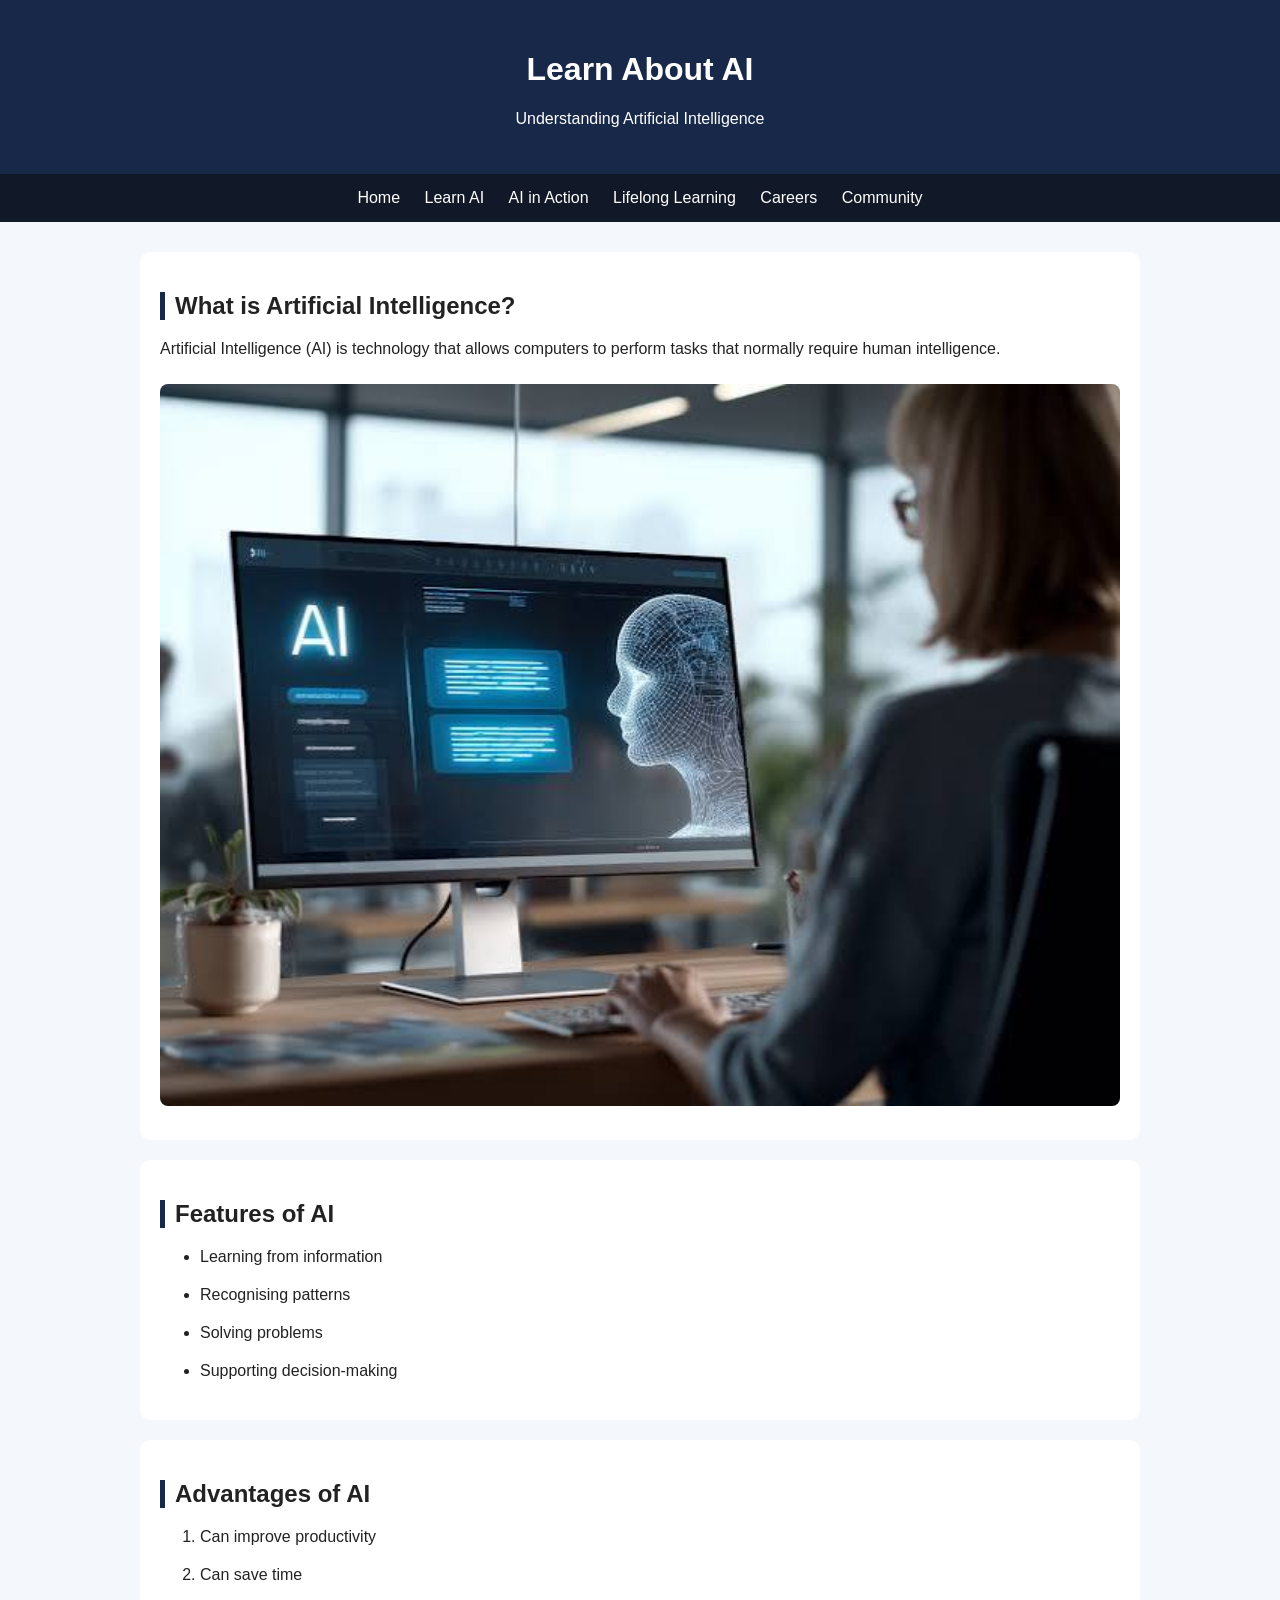
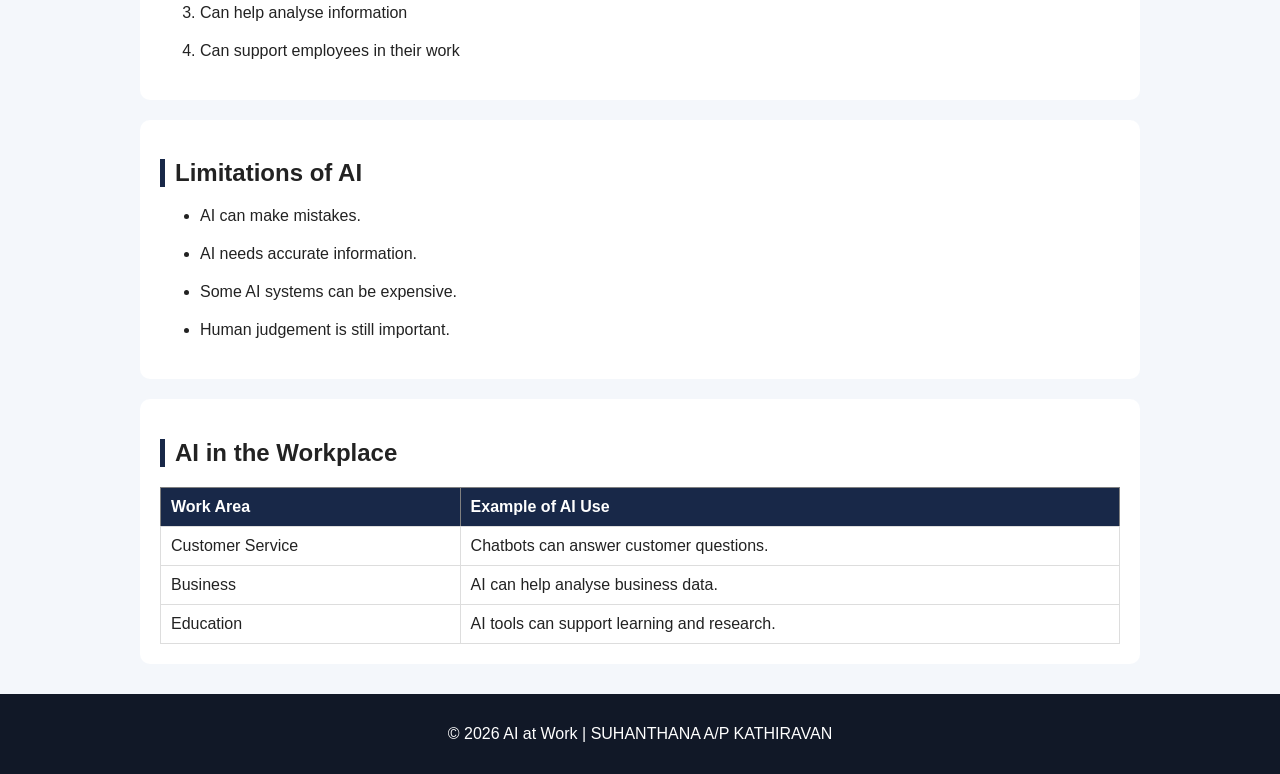
<file: Charlotte262FC262Z8/suhanthanawebsite/learn.html>
<!DOCTYPE html>
<html lang="en">

<head>
    <meta charset="UTF-8">
    <meta name="viewport" content="width=device-width, initial-scale=1.0">
    <title>Learn AI | AI at Work</title>
    <link rel="stylesheet" href="css/style.css">
</head>

<body>

<header>
    <h1>Learn About AI</h1>
    <p>Understanding Artificial Intelligence</p>
</header>

<nav>
    <a href="index.html">Home</a>
    <a href="learn.html">Learn AI</a>
    <a href="action.html">AI in Action</a>
    <a href="learning.html">Lifelong Learning</a>
    <a href="careers.html">Careers</a>
    <a href="community.html">Community</a>
</nav>

<main>

    <section>
        <h2>What is Artificial Intelligence?</h2>

        <p>
            Artificial Intelligence (AI) is technology that allows computers
            to perform tasks that normally require human intelligence.
        </p>

        <img src="images/ai-banner.jpg"
             alt="Artificial Intelligence in the workplace"
             width="100%">
    </section>

    <section>
        <h2>Features of AI</h2>

        <ul>
            <li>Learning from information</li>
            <li>Recognising patterns</li>
            <li>Solving problems</li>
            <li>Supporting decision-making</li>
        </ul>
    </section>

    <section>
        <h2>Advantages of AI</h2>

        <ol>
            <li>Can improve productivity</li>
            <li>Can save time</li>
            <li>Can help analyse information</li>
            <li>Can support employees in their work</li>
        </ol>
    </section>

    <section>
        <h2>Limitations of AI</h2>

        <ul>
            <li>AI can make mistakes.</li>
            <li>AI needs accurate information.</li>
            <li>Some AI systems can be expensive.</li>
            <li>Human judgement is still important.</li>
        </ul>
    </section>

    <section>
        <h2>AI in the Workplace</h2>

        <table border="1">
            <tr>
                <th>Work Area</th>
                <th>Example of AI Use</th>
            </tr>

            <tr>
                <td>Customer Service</td>
                <td>Chatbots can answer customer questions.</td>
            </tr>

            <tr>
                <td>Business</td>
                <td>AI can help analyse business data.</td>
            </tr>

            <tr>
                <td>Education</td>
                <td>AI tools can support learning and research.</td>
            </tr>
        </table>
    </section>

</main>

<footer>
    <p>&copy; 2026 AI at Work | SUHANTHANA A/P KATHIRAVAN</p>
</footer>

</body>

</html>
</file>
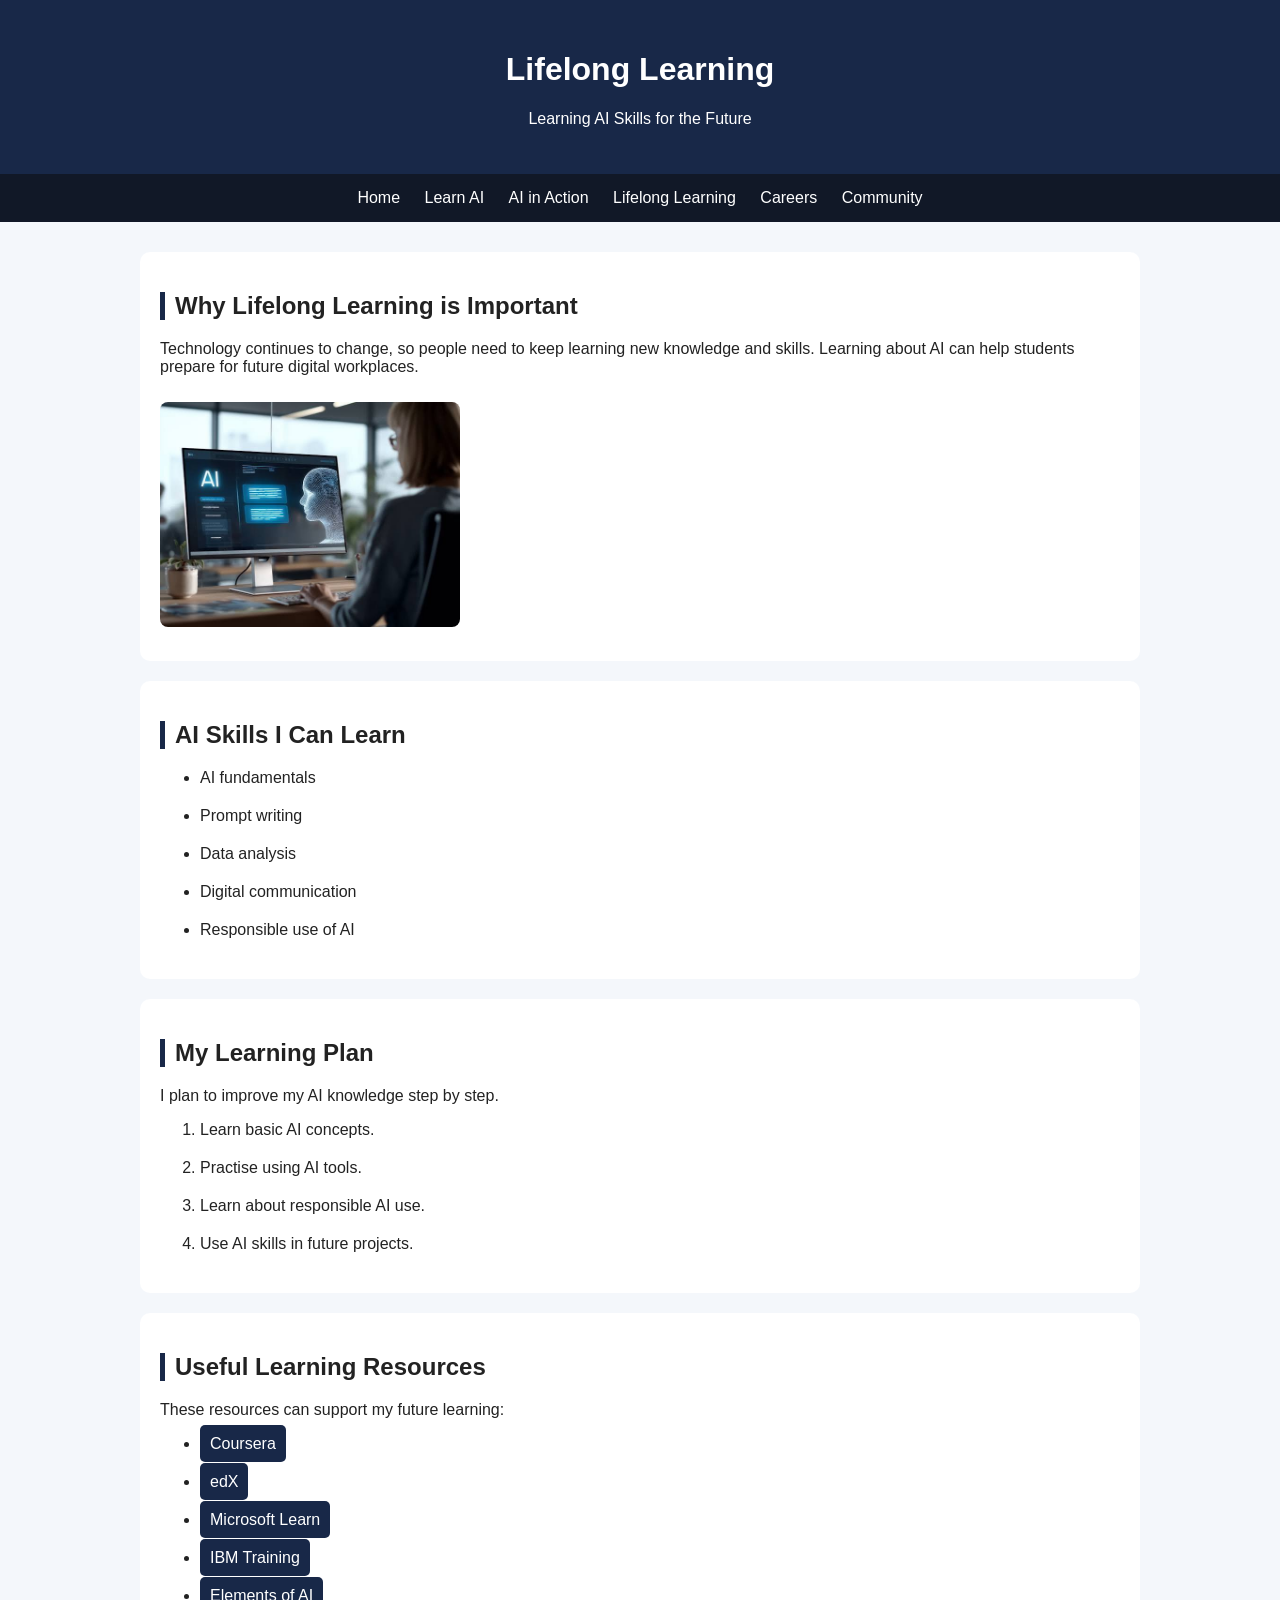
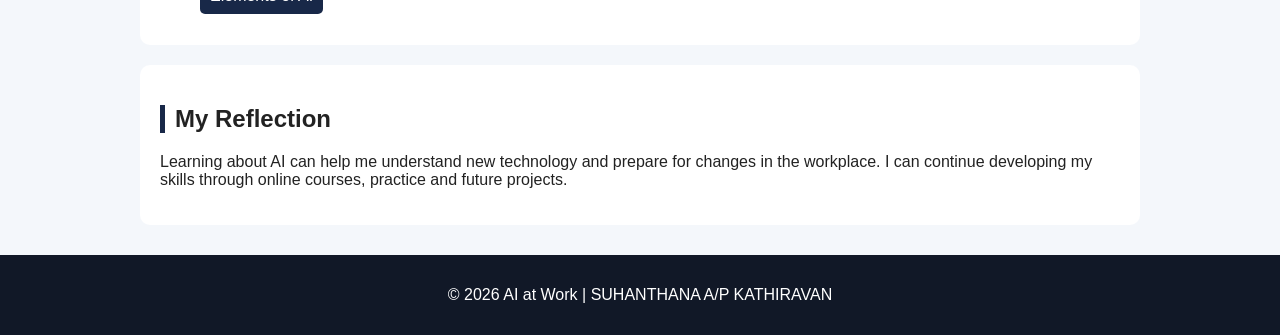
<file: Charlotte262FC262Z8/suhanthanawebsite/learning.html>
<!DOCTYPE html>
<html lang="en">

<head>
    <meta charset="UTF-8">
    <meta name="viewport" content="width=device-width, initial-scale=1.0">
    <title>Lifelong Learning | AI at Work</title>
    <link rel="stylesheet" href="css/style.css">
</head>

<body>

<header>
    <h1>Lifelong Learning</h1>
    <p>Learning AI Skills for the Future</p>
</header>

<nav>
    <a href="index.html">Home</a>
    <a href="learn.html">Learn AI</a>
    <a href="action.html">AI in Action</a>
    <a href="learning.html">Lifelong Learning</a>
    <a href="careers.html">Careers</a>
    <a href="community.html">Community</a>
</nav>

<main>

    <section>
        <h2>Why Lifelong Learning is Important</h2>

        <p>
            Technology continues to change, so people need to keep learning
            new knowledge and skills. Learning about AI can help students
            prepare for future digital workplaces.
        </p>

        <img src="images/ai-banner.jpg"
             alt="Learning about Artificial Intelligence"
             width="300">
    </section>

    <section>
        <h2>AI Skills I Can Learn</h2>

        <ul>
            <li>AI fundamentals</li>
            <li>Prompt writing</li>
            <li>Data analysis</li>
            <li>Digital communication</li>
            <li>Responsible use of AI</li>
        </ul>
    </section>

    <section>
        <h2>My Learning Plan</h2>

        <p>
            I plan to improve my AI knowledge step by step.
        </p>

        <ol>
            <li>Learn basic AI concepts.</li>
            <li>Practise using AI tools.</li>
            <li>Learn about responsible AI use.</li>
            <li>Use AI skills in future projects.</li>
        </ol>
    </section>

    <section>
        <h2>Useful Learning Resources</h2>

        <p>These resources can support my future learning:</p>

        <ul>
            <li>
                <a href="https://www.coursera.org/" target="_blank">
                    Coursera
                </a>
            </li>

            <li>
                <a href="https://www.edx.org/" target="_blank">
                    edX
                </a>
            </li>

            <li>
                <a href="https://learn.microsoft.com/" target="_blank">
                    Microsoft Learn
                </a>
            </li>

            <li>
                <a href="https://www.ibm.com/training/" target="_blank">
                    IBM Training
                </a>
            </li>

            <li>
                <a href="https://www.elementsofai.com/" target="_blank">
                    Elements of AI
                </a>
            </li>
        </ul>
    </section>

    <section>
        <h2>My Reflection</h2>

        <p>
            Learning about AI can help me understand new technology and
            prepare for changes in the workplace. I can continue developing
            my skills through online courses, practice and future projects.
        </p>
    </section>

</main>

<footer>
    <p>&copy; 2026 AI at Work | SUHANTHANA A/P KATHIRAVAN</p>
</footer>

</body>

</html>
</file>
<file: Charlotte262FC262Z8/style.css>
body{ background-image: url("image/bannerpic.jpg"); 
    background-size: cover; 
    background-position: center;
     background-repeat: no-repeat; 
     background-attachment: fixed;
     margin: 0; 
      min-height: 100vh; }

nav{ position: fixed; top: 0; left: 0; width: 100%;
    background-color: white;
    padding: 15px 0; z-index: 1000;
   } 
nav ul { list-style-type: none;
     margin: 0; padding: 0;
      display: flex; 
      justify-content: center;
       gap: 40px; } 
       
nav li { display: inline; } 

nav a { text-decoration: none;
     color: black;
      font-size: 20px; 
      font-weight: bold; }
      
nav a:hover { color: gray; }

/* PAGE 1 */

.page1 { text-align: center; width: 80%; margin: 100px auto 0; }

.page1 h1 { font-size: xx-large; margin-bottom: 10px; }

.page1 > p { font-size: 20px; margin-top: 0; }

.page1 img { width: 700px; max-width: 100%; height: auto; }

.page1 h2 { font-size: xx-large; margin-top: 20px; margin-bottom: 10px; }

.paragraph-box { background-color: rgb(231, 224, 224); width: 50%; padding: 15px;margin: 10px auto;border-radius: 15px; box-shadow: 0 4px 10px rgba(0, 0, 0, 0.2);
}

.paragraph-box p { font-size: 16px; margin: 0; text-align: center;
 
}

/* PAGE 2 */

.page2 { width: 85%; margin: 100px auto 50px; text-align: center;

}

.page2 h1 { font-size: xx-large; margin-bottom: 10px;

}

.definition { font-size: 24px; line-height: 1.5; 

}

.page2 h2 { font-size: xx-large; margin-top: 40px; 

}

.device-list { text-align: left; font-size: 28px; }

.device-list > li { margin-bottom: 40px; }

.device-info { text-align: center; margin-top: 15px; }

.device-info ul { width: fit-content; margin: 10px auto; text-align: left; font-size: 20px; }

.device-info img { width: 300px; height: 220px; object-fit: contain; display: block; margin: 20px auto; }

.page2 > ol { width: 80%; margin: 20px auto; text-align: left; font-size: 22px; }

.page2 > ol > li { margin-bottom: 25px; }

.page2 > ol ul { margin-top: 8px; }

.page2 table { width: 90%; margin: 30px auto; border-collapse: collapse; background-color: white; } .page2 th, .page2 td { border: 1px solid black; padding: 15px; text-align: left; font-size: 18px; }

/* PAGE 3 */

.page3{width: 85%; margin: 100px auto 50px; text-align: center;

}

.page3{font-size:large; margin-bottom: 10px;

}

.infographic {
    width: 90%;
    margin: 30px auto 50px;
    text-align: center;
}

.info-title {
    display: inline-block;
    background-color: white;
    padding: 20px 50px;
    border-radius: 15px;

    font-size: 32px;
    font-weight: bold;

    box-shadow: 0 4px 10px rgba(0, 0, 0, 0.2);
}

.info-arrow {
    font-size: 40px;
    font-weight: bold;
    margin: 10px;
}

.info-sections {
    display: flex;
    justify-content: center;
    gap: 25px;
}

.info-card {
    width: 30%;
    padding: 25px;
    border-radius: 20px;
    background-color: white;

    box-shadow: 0 4px 10px rgba(0, 0, 0, 0.2);
}

.info-card h2 {
    font-size: 25px;
}

.info-card p {
    font-size: 18px;
    line-height: 1.5;
}

/*PAGE 4*/

.page4 {
    width: 80%;
    margin: 150px auto 50px;
    text-align: center;
}

.page4 h1 {
    font-size: 40px;
    margin-bottom: 40px;
}

.learning-grid {
    display: grid;
    grid-template-columns: 1fr 1fr;
    gap: 25px;
}

.learning-box {
    background-color: white;
    padding: 25px;
    border-radius: 20px;

    box-shadow: 0 4px 10px rgba(0, 0, 0, 0.2);
}

.learning-box h2 {
    font-size: 25px;
    margin-bottom: 15px;
}

.learning-box p {
    font-size: 18px;
    line-height: 1.6;
}

.resources {
    width: 95%;
    margin: 60px auto 0;
}

.resources h2 {
    text-align: left;
    margin-bottom: 30px;
}

.resources table {
    width: 200%;
    margin: 0;
    border-collapse: collapse;
    background-color: white;
    box-shadow: 0 4px 10px rgba(0, 0, 0, 0.2);
}

.resources th,
.resources td {
    border: 1px solid black;
    padding: 15px;
    font-size: 18px;
}

.resources th {
    font-size: 20px;
    background-color: #e5e7e5;
}

.resources td:first-child {
    font-weight: bold;
}

.resources a {
    color: black;
    text-decoration: none;
    font-weight: bold;
}

.resources a:hover {
    color: rgb(47, 40, 255);
    text-decoration: underline;
}

/*PAGE 5*/

.career-infographic {
    width: 90%;
    margin: 100px auto;
    text-align: center;
}


.career-title {
    display: inline-block;

    background-color: white;

    padding: 20px 50px;

    border-radius: 15px;

    font-size: 32px;
    font-weight: bold;

    box-shadow: 0 4px 10px rgba(0, 0, 0, 0.2);
}


.career-arrow {
    font-size: 40px;
    font-weight: bold;

    margin: 10px;
}


.career-subtitle {
    display: inline-block;

    background-color: white;

    padding: 15px 70px;

    border-radius: 15px;

    font-size: 28px;
    font-weight: bold;

    box-shadow: 0 4px 10px rgba(0, 0, 0, 0.2);
}


.career-cards {
    display: flex;
    justify-content: center;

    gap: 25px;

    margin-top: 30px;
}


.career-card {
    width: 30%;

    background-color: white;

    padding: 25px;

    border-radius: 20px;

    box-shadow: 0 4px 10px rgba(0, 0, 0, 0.2);
}


.career-card h2 {
    font-size: 24px;
}


.career-card p {
    font-size: 18px;
    line-height: 1.5;
}

.certifications {
    width: 90%;
    margin: 60px auto;
    text-align: center;
}

.certifications h2 {
    font-size: 32px;
    margin-bottom: 30px;
}

.certifications table {
    width: 100%;
    margin: 0 auto;
    border-collapse: collapse;
    background-color: white;

    box-shadow: 0 4px 10px rgba(0, 0, 0, 0.2);
}

.certifications th,
.certifications td {
    border: 1px solid black;
    padding: 18px;
    font-size: 18px;
    text-align: center;
    vertical-align: middle;
}

.certifications th {
    background-color: #e5e7e5;
    font-size: 20px;
}

.certifications td:first-child {
    width: 25%;
}

.certifications td:nth-child(2) {
    width: 45%;
}

.certifications td:nth-child(3) {
    width: 30%;
}


.learning-form {
    width: 60%;
    margin: 60px auto;
    padding: 30px;

    background-color: white;
    border-radius: 20px;

    box-shadow: 0 4px 10px rgba(0, 0, 0, 0.2);

    text-align: left;
}

.learning-form h2 {
    text-align: center;
    font-size: 32px;
    margin-bottom: 30px;
}

.learning-form label {
    display: block;
    font-size: 18px;
    font-weight: bold;
    margin-top: 15px;
    margin-bottom: 8px;
}

.learning-form input[type="text"],
.learning-form input[type="email"],
.learning-form select,
.learning-form textarea {
    width: 100%;
    padding: 12px;

    font-size: 16px;

    border: 1px solid gray;
    border-radius: 8px;

    box-sizing: border-box;
}

.radio-group label {
    font-weight: normal;
    margin-top: 8px;
}

.radio-group input {
    margin-right: 8px;
}

.learning-form button {
    display: block;

    margin: 25px auto 0;

    padding: 12px 30px;

    font-size: 18px;
    font-weight: bold;

    background-color: #e5e7e5;

    border: 1px solid black;
    border-radius: 8px;

    cursor: pointer;
}

.learning-form button:hover {
    background-color: #d0efd0;
}

.learning-form {
    width: 60%;
    margin: 60px auto;
    padding: 30px;

    background-color: white;
    border-radius: 20px;

    box-shadow: 0 4px 10px rgba(0, 0, 0, 0.2);

    text-align: left;
}

.learning-form h2 {
    text-align: center;
    font-size: 32px;
    margin-bottom: 30px;
}

.learning-form label {
    display: block;
    font-size: 18px;
    font-weight: bold;
    margin-top: 15px;
    margin-bottom: 8px;
}

.learning-form input[type="text"],
.learning-form input[type="email"],
.learning-form select,
.learning-form textarea {
    width: 100%;
    padding: 12px;

    font-size: 16px;

    border: 1px solid gray;
    border-radius: 8px;

    box-sizing: border-box;
}

.radio-group label {
    font-weight: normal;
    margin-top: 8px;
}

.radio-group input {
    margin-right: 8px;
}

.learning-form button {
    display: block;

    margin: 25px auto 0;

    padding: 12px 30px;

    font-size: 18px;
    font-weight: bold;

    background-color: #e5e7e5;

    border: 1px solid black;
    border-radius: 8px;

    cursor: pointer;
}

.learning-form button:hover {
    background-color: #8e8e8e;
}

.student-table {
    width: 90%;
    margin: 150px auto 60px;
    text-align: center;
}

.student-table h2 {
    font-size: 32px;
    margin-bottom: 30px;
}

.student-table table {
    width: 100%;
    border-collapse: collapse;
    background-color: white;
    box-shadow: 0 4px 10px rgba(0, 0, 0, 0.2);
}

.student-table th,
.student-table td {
    border: 1px solid black;
    padding: 18px;
    font-size: 18px;
    text-align: center;
}

.student-table th {
    background-color: #e5e7e5;
    font-size: 20px;
}

.student-table a {
    color: black;
    text-decoration: none;
    font-weight: bold;
}

.student-table a:hover {
    color: blue;
    text-decoration: underline;
}
</file>
<file: Charlotte262FC262Z8/suhanthanawebsite/css/style.css>
body {
    font-family: Arial, sans-serif;
    margin: 0;
    background-color: #f4f7fb;
    color: #222;
}

header {
    background-color: #182848;
    color: white;
    text-align: center;
    padding: 30px;
}

nav {
    background-color: #111827;
    text-align: center;
    padding: 15px;
}

nav a {
    color: white;
    text-decoration: none;
    margin: 10px;
}

nav a:hover {
    text-decoration: underline;
}

main {
    width: 90%;
    max-width: 1000px;
    margin: 30px auto;
}

section {
    background-color: white;
    padding: 20px;
    margin-bottom: 20px;
    border-radius: 10px;
}

section a {
    background-color: #182848;
    color: white;
    padding: 10px;
    text-decoration: none;
    border-radius: 5px;
}

section a:hover {
    background-color: #304a7a;
}

.banner img {
    width: 100%;
    height: 300px;
    object-fit: cover;
}

footer {
    background-color: #111827;
    color: white;
    text-align: center;
    padding: 15px;
}

section li {
    margin-bottom: 20px;
}
/* Simple Decorations */

h2 {
    border-left: 5px solid #182848;
    padding-left: 10px;
}

section:hover {
    box-shadow: 0 6px 15px rgba(0, 0, 0, 0.15);
}

img {
    border-radius: 8px;
    margin: 10px 0;
}

table {
    width: 100%;
    border-collapse: collapse;
}

th, td {
    padding: 10px;
    text-align: left;
}

th {
    background-color: #182848;
    color: white;
}

td {
    border: 1px solid #ddd;
}
</file>
